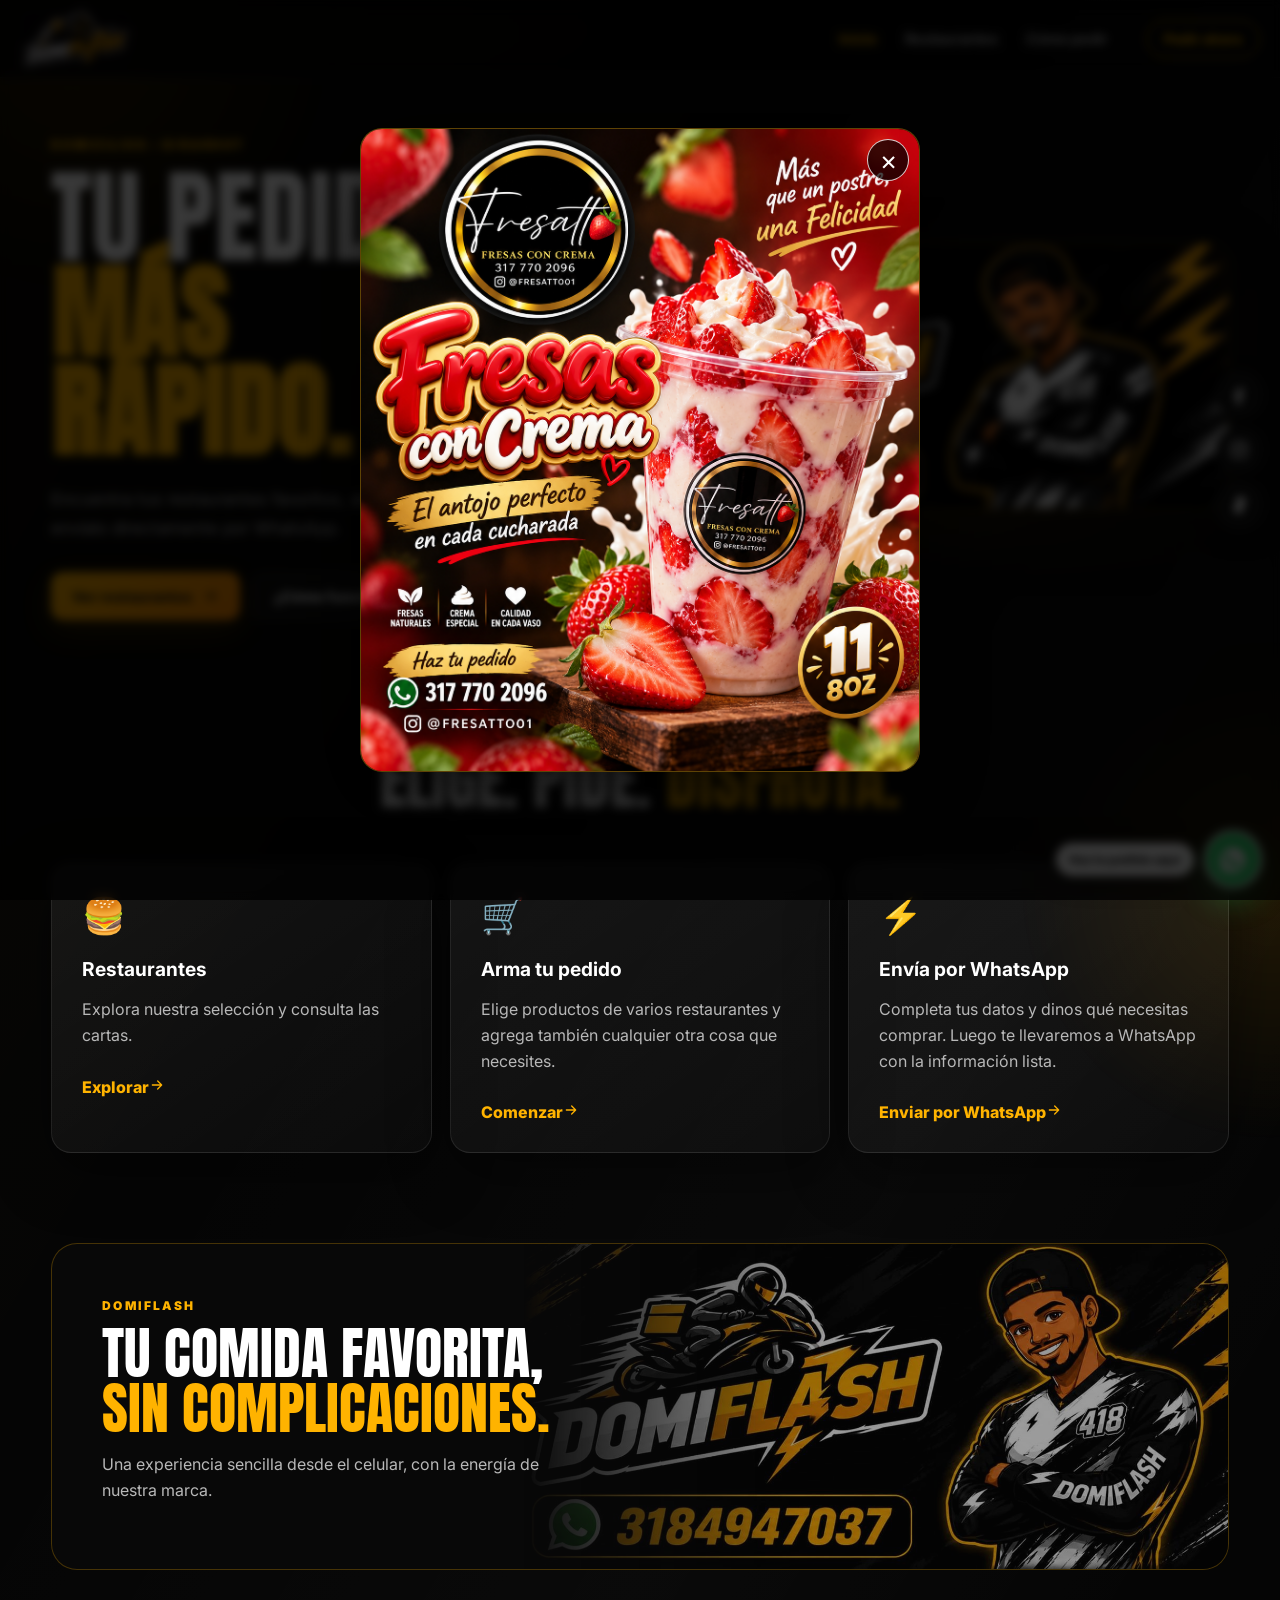
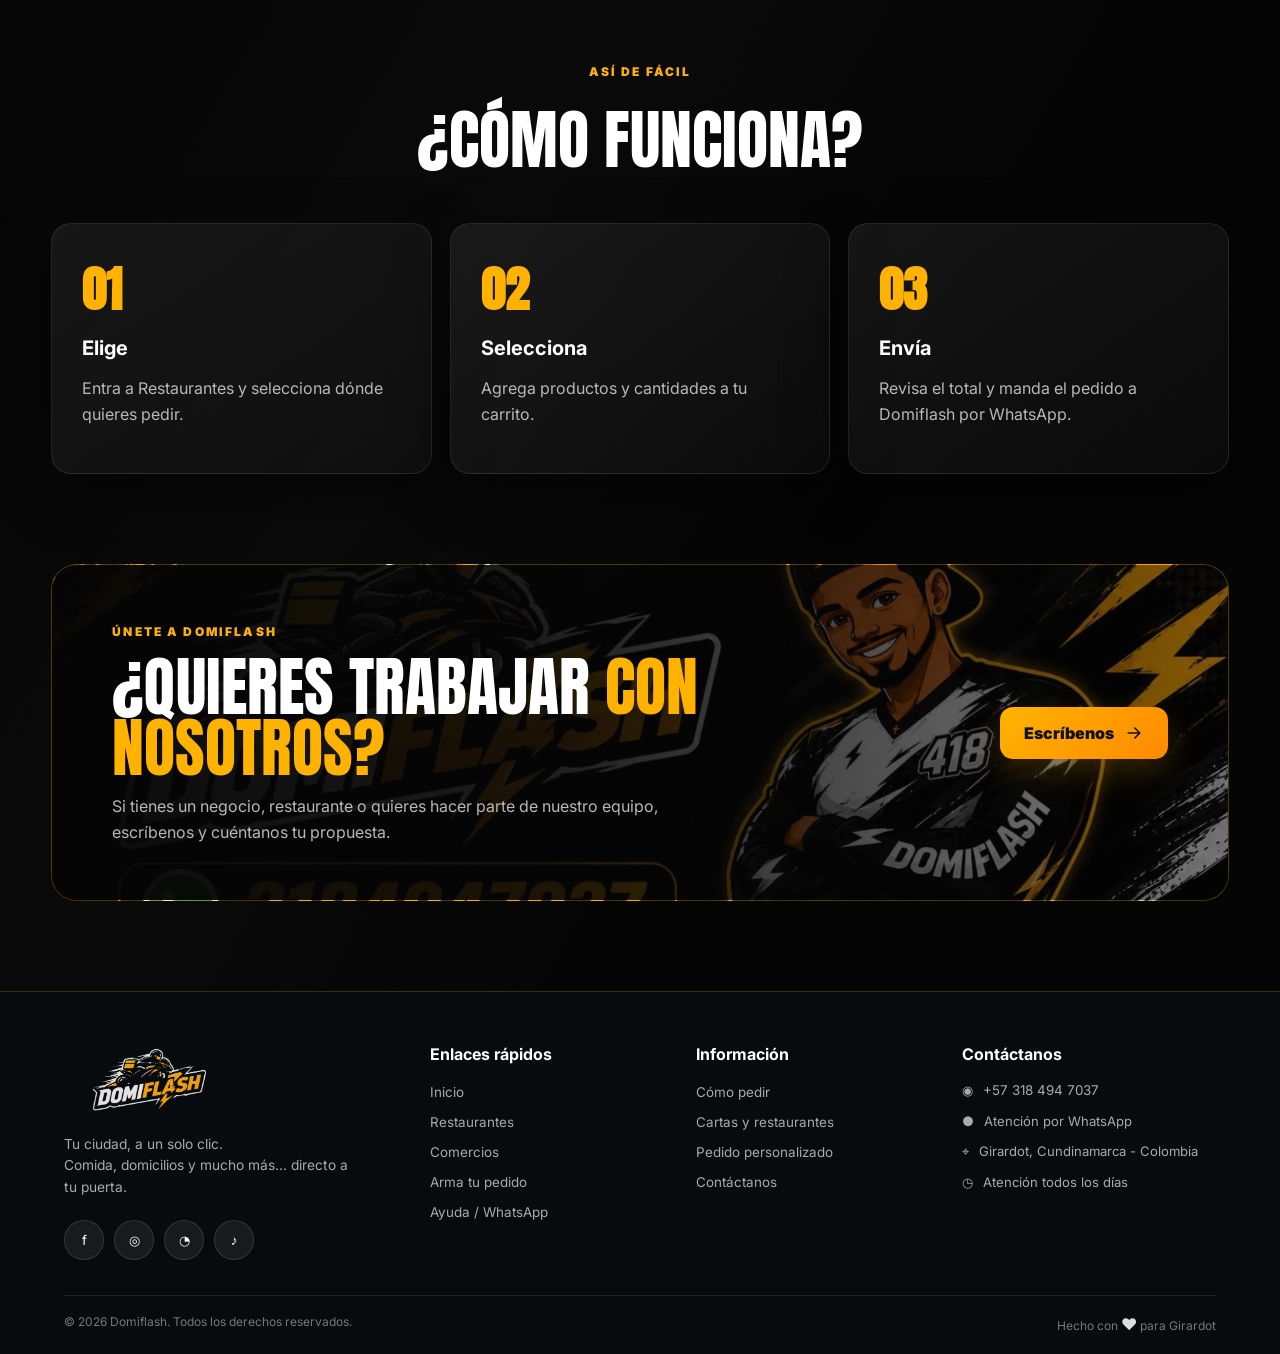
<file: index.html>
<!DOCTYPE html>
<html lang="es">
<head>
<meta charset="UTF-8">
<meta name="viewport" content="width=device-width, initial-scale=1, viewport-fit=cover">
<meta name="theme-color" content="#050505">
<meta name="format-detection" content="telephone=no">
<meta name="description" content="Domiflash Girardot - restaurantes y pedidos a domicilio por WhatsApp.">
<title>Domiflash | Tu pedido, más rápido</title>
<link rel="stylesheet" href="css/style.css">
<style>
.domiflash-loader{position:fixed;inset:0;z-index:99999;background:#050505;display:flex;align-items:center;justify-content:center;transition:opacity .5s ease,visibility .5s ease}.domiflash-loader.hidden{opacity:0;visibility:hidden;pointer-events:none}.loader-inner{width:min(360px,78vw);text-align:center}.loader-title{margin:0 0 24px;color:#fff;font:800 clamp(2rem,8vw,3.2rem)/1 Inter,Arial,sans-serif;letter-spacing:.08em}.loader-title span{color:var(--yellow,#ffb300)}.loader-track{width:100%;height:7px;border-radius:999px;background:rgba(255,255,255,.12);overflow:hidden}.loader-bar{height:100%;width:0;background:var(--yellow,#ffb300);border-radius:inherit;transition:width .08s linear}.loader-text{margin:12px 0 0;color:#777;font:500 .72rem Inter,Arial,sans-serif;letter-spacing:.12em;text-transform:uppercase}
.premium-footer{margin-top:90px;background:#070b0d;border-top:1px solid rgba(255,179,0,.2);padding:52px 5vw 20px;color:#c9c9c9}.premium-footer-inner{width:min(1240px,100%);margin:auto;display:grid;grid-template-columns:1.45fr 1fr 1fr 1.15fr;gap:45px}.premium-footer-brand img{width:185px;height:72px;object-fit:cover;border-radius:12px;margin-bottom:18px}.premium-footer-brand p{max-width:285px;margin:0;color:#aaa;line-height:1.55;font-size:.86rem}.premium-footer h3{margin:0 0 17px;color:#fff;font-size:1rem}.premium-footer ul{list-style:none;padding:0;margin:0;display:grid;gap:10px}.premium-footer a{color:#aaa;font-size:.84rem;transition:.2s}.premium-footer a:hover{color:var(--yellow)}.footer-socials{display:flex;gap:10px;margin-top:22px}.footer-social{width:40px;height:40px;border-radius:50%;display:grid;place-items:center;background:#171b1d;border:1px solid rgba(255,255,255,.12);color:#fff!important}.footer-social svg{width:19px;height:19px}.footer-contact{display:grid;gap:12px}.footer-contact-row{display:flex;gap:10px;align-items:flex-start;font-size:.82rem;color:#aaa;line-height:1.4}.footer-contact-row svg{width:18px;height:18px;flex:0 0 18px;fill:none;stroke:var(--yellow);stroke-width:1.8;stroke-linecap:round;stroke-linejoin:round}.premium-footer-bottom{width:min(1240px,100%);margin:35px auto 0;padding-top:18px;border-top:1px solid rgba(255,255,255,.1);display:flex;justify-content:space-between;gap:20px;color:#777;font-size:.75rem}.premium-footer-bottom strong{color:#ddd}.footer-heart{color:var(--yellow);font-size:1rem}
.work-with-us{width:min(1180px,92vw);margin:0 auto 90px;position:relative;overflow:hidden;min-height:300px;border:1px solid rgba(255,179,0,.28);border-radius:26px;background:#090909 url('assets/images/domiflash-banner-alt.jpeg') center/cover no-repeat;display:flex;align-items:center}.work-with-us::before{content:"";position:absolute;inset:0;background:linear-gradient(90deg,rgba(5,5,5,.98) 0%,rgba(5,5,5,.9) 42%,rgba(5,5,5,.48) 100%)}.work-with-us-inner{position:relative;z-index:2;width:100%;display:flex;align-items:center;justify-content:space-between;gap:40px;padding:55px 60px}.work-with-us-copy{max-width:650px}.work-with-us-copy .eyebrow{margin-bottom:10px}.work-with-us h2{font-family:Anton,Impact,sans-serif;font-size:clamp(2.6rem,5vw,4.8rem);line-height:.95;font-weight:400;text-transform:uppercase;margin:8px 0 15px}.work-with-us h2 span{color:var(--yellow)}.work-with-us p{margin:0;color:#b8b8b8;line-height:1.6;max-width:560px}.work-with-us-btn{flex:0 0 auto;display:inline-flex;align-items:center;justify-content:center;gap:10px;background:linear-gradient(135deg,var(--yellow),var(--yellow-2));color:#111;padding:16px 24px;border-radius:13px;font-weight:900;box-shadow:0 12px 32px rgba(255,170,0,.2);transition:.25s}.work-with-us-btn:hover{transform:translateY(-3px);box-shadow:0 16px 38px rgba(255,170,0,.32)}.work-with-us-btn svg{width:20px;height:20px;fill:none;stroke:currentColor;stroke-width:1.9;stroke-linecap:round;stroke-linejoin:round}
@media(max-width:800px){.work-with-us-inner{padding:42px 28px;flex-direction:column;align-items:flex-start;gap:25px}.work-with-us-btn{width:100%}.premium-footer-inner{grid-template-columns:repeat(2,1fr)}}@media(max-width:560px){.work-with-us{width:calc(100% - 28px);min-height:360px}.work-with-us-inner{padding:35px 22px}.work-with-us h2{font-size:clamp(2.4rem,12vw,3.7rem)}.work-with-us-btn{width:100%}.premium-footer{padding:40px 20px 18px}.premium-footer-inner{grid-template-columns:1fr;gap:28px}.premium-footer-bottom{flex-direction:column;gap:8px}.premium-footer-brand img{width:165px;height:64px}}
</style>
</head>
<body>
<div id="domiflashLoader" class="domiflash-loader" aria-label="Cargando Domiflash"><div class="loader-inner"><h1 class="loader-title">DOMI<span>FLASH</span></h1><div class="loader-track"><div id="loaderBar" class="loader-bar"></div></div><p id="loaderText" class="loader-text">Cargando...</p></div></div>
<div class="page-glow"></div>
<header class="site-header"><a class="brand" href="index.html" aria-label="Domiflash inicio"><img src="assets/images/Logo Page 112-58px.jpg" alt="Domiflash"></a><nav class="main-nav"><a class="active" href="index.html">Inicio</a><a href="restaurantes.html">Restaurantes</a><a href="#como-funciona">Cómo pedir</a></nav><a class="header-order icon-button" href="https://wa.me/573184947037?text=Hola%20Domiflash%2C%20quiero%20hacer%20un%20pedido." target="_blank" rel="noopener"><span>Pedir ahora</span></a></header>
<main>
<section class="hero"><div class="hero-copy reveal"><span class="eyebrow">DOMICILIOS • GIRARDOT</span><h1>Tu pedido.<br><strong>Más rápido.</strong></h1><p>Encuentra tus restaurantes favoritos, arma tu pedido y envíalo directamente por WhatsApp.</p><div class="hero-actions"><a class="btn btn-primary icon-button" href="restaurantes.html"><span>Ver restaurantes</span><svg viewBox="0 0 24 24"><path d="M5 12h13M13 6l6 6-6 6"/></svg></a><a class="btn btn-ghost icon-button" href="#como-funciona"><span>¿Cómo funciona?</span></a></div></div><div class="hero-art reveal delay-1"><img src="assets/images/domiflash-banner-alt.jpeg" alt="Domiflash - domicilios y restaurantes"></div></section>
<section class="quick-services"><div class="section-heading reveal"><span class="eyebrow">TODO EN UN SOLO LUGAR</span><h2>Elige. Pide. <span>Disfruta.</span></h2></div><div class="service-grid"><article class="service-card reveal"><div class="service-icon">🍔</div><h3>Restaurantes</h3><p>Explora nuestra selección y consulta las cartas.</p><a class="action-link" href="restaurantes.html"><span>Explorar</span><svg viewBox="0 0 24 24"><path d="M5 12h13M13 6l6 6-6 6"/></svg></a></article><article class="service-card reveal delay-1"><div class="service-icon">🛒</div><h3>Arma tu pedido</h3><p>Elige productos de varios restaurantes y agrega también cualquier otra cosa que necesites.</p><a class="action-link" href="pedido.html"><span>Comenzar</span><svg viewBox="0 0 24 24"><path d="M5 12h13M13 6l6 6-6 6"/></svg></a></article><article class="service-card reveal delay-2"><div class="service-icon">⚡</div><h3>Envía por WhatsApp</h3><p>Completa tus datos y dinos qué necesitas comprar. Luego te llevaremos a WhatsApp con la información lista.</p><a class="action-link" href="formulario-whatsapp.html"><span>Enviar por WhatsApp</span><svg viewBox="0 0 24 24"><path d="M5 12h13M13 6l6 6-6 6"/></svg></a></article></div></section>
<section class="feature-banner reveal"><div><span class="eyebrow">DOMIFLASH</span><h2>Tu comida favorita,<br><span>sin complicaciones.</span></h2><p>Una experiencia sencilla desde el celular, con la energía de nuestra marca.</p></div><img src="assets/images/domiflash-banner-alt.jpeg" alt="Identidad visual Domiflash"></section>
<section id="como-funciona" class="steps-section"><div class="section-heading reveal"><span class="eyebrow">ASÍ DE FÁCIL</span><h2>¿Cómo funciona?</h2></div><div class="steps-grid"><div class="step reveal"><b>01</b><h3>Elige</h3><p>Entra a Restaurantes y selecciona dónde quieres pedir.</p></div><div class="step reveal delay-1"><b>02</b><h3>Selecciona</h3><p>Agrega productos y cantidades a tu carrito.</p></div><div class="step reveal delay-2"><b>03</b><h3>Envía</h3><p>Revisa el total y manda el pedido a Domiflash por WhatsApp.</p></div></div></section>
<section class="work-with-us reveal" aria-label="Trabaja con Domiflash"><div class="work-with-us-inner"><div class="work-with-us-copy"><span class="eyebrow">ÚNETE A DOMIFLASH</span><h2>¿Quieres trabajar <span>con nosotros?</span></h2><p>Si tienes un negocio, restaurante o quieres hacer parte de nuestro equipo, escríbenos y cuéntanos tu propuesta.</p></div><a class="work-with-us-btn" href="https://wa.me/573184947037?text=Hola%20Domiflash%2C%20quiero%20trabajar%20con%20ustedes." target="_blank" rel="noopener"><span>Escríbenos</span><svg viewBox="0 0 24 24"><path d="M5 12h13M13 6l6 6-6 6"/></svg></a></div></section>
</main>
<aside class="social-stack" aria-label="Redes sociales"><a class="social facebook" href="https://www.facebook.com/domiflash.girardot" target="_blank" rel="noopener" aria-label="Facebook"><svg class="social-svg" viewBox="0 0 24 24"><path fill="currentColor" d="M14.5 8H17V4.2c-.4-.1-1.5-.2-2.8-.2-2.8 0-4.7 1.7-4.7 4.9V11H6.5v4.1h3v8.2h4.1v-8.2h3.4l.5-4.1h-3.9V9.3c0-1.2.3-1.3.9-1.3Z"/></svg></a><a class="social instagram" href="https://www.instagram.com/domiflash.girardot/" target="_blank" rel="noopener" aria-label="Instagram"><svg class="social-svg" viewBox="0 0 24 24"><rect x="3.5" y="3.5" width="17" height="17" rx="4.5" fill="none" stroke="currentColor" stroke-width="2"/><circle cx="12" cy="12" r="4" fill="none" stroke="currentColor" stroke-width="2"/><circle cx="17.4" cy="6.7" r="1.2" fill="currentColor"/></svg></a><a class="social tiktok" href="https://www.tiktok.com/@domiflash.girardot" target="_blank" rel="noopener" aria-label="TikTok"><svg class="social-svg" viewBox="0 0 24 24"><path fill="currentColor" d="M14.1 3h3.2c.3 1.8 1.3 3.1 3 3.8v3.1c-1.2-.1-2.3-.5-3.2-1.1v6.1c0 3.9-2.7 6.1-6 6.1-3 0-5.2-2.1-5.2-4.9 0-3.2 2.7-5.1 6.1-4.9v3.1c-1.8-.2-2.8-.9-2.8-3V3Z"/></svg></a></aside>
<a class="whatsapp-float" href="https://wa.me/573184947037?text=Hola%20Domiflash%2C%20quiero%20hacer%20un%20pedido." target="_blank" rel="noopener" aria-label="Haz tu pedido por WhatsApp"><span class="whatsapp-label">Haz tu pedido aquí</span><span class="wa-icon"><svg class="whatsapp-svg" viewBox="0 0 24 24"><path fill="#fff" d="M17.472 14.382c-.297-.149-1.758-.867-2.03-.967-.273-.099-.471-.148-.67.15-.197.297-.767.966-.94 1.164-.173.199-.347.223-.644.075-.297-.15-1.255-.463-2.39-1.475-.883-.788-1.48-1.761-1.653-2.059-.173-.297-.018-.458.13-.606.134-.133.298-.347.446-.52.149-.149-.669-1.611-.916-2.206-.242-.579-.487-.5-.67-.51l-.57-.01c-.198 0-.52.075-.792.372-.272.297-1.04 1.016-1.04 2.479 0 1.462 1.065 2.875 1.213 3.074.149.198 2.095 3.2 5.076 4.487.709.306 1.262.489 1.694.625.712.227 1.36.195 1.871.118.571-.085 1.758-.719 2.006-1.413.248-.694.248-1.289.173-1.413-.074-.124-.272-.198-.57-.347m-5.421 7.403h-.004a9.87 9.87 0 0 1-5.031-1.378l-.361-.214-3.741.982 1-3.648-.235-.374a9.86 9.86 0 1 1 8.372 4.632"/></svg></span></a>
<footer class="premium-footer"><div class="premium-footer-inner"><div class="premium-footer-brand"><img src="assets/images/Logo Footer Page 185-72px.jpg" alt="Domiflash"><p>Tu ciudad, a un solo clic.<br>Comida, domicilios y mucho más... directo a tu puerta.</p><div class="footer-socials"><a class="footer-social" href="https://www.facebook.com/domiflash.girardot" target="_blank" rel="noopener" aria-label="Facebook">f</a><a class="footer-social" href="https://www.instagram.com/domiflash.girardot/" target="_blank" rel="noopener" aria-label="Instagram">◎</a><a class="footer-social" href="https://wa.me/573184947037" target="_blank" rel="noopener" aria-label="WhatsApp">◔</a><a class="footer-social" href="https://www.tiktok.com/@domiflash.girardot" target="_blank" rel="noopener" aria-label="TikTok">♪</a></div></div><div><h3>Enlaces rápidos</h3><ul><li><a href="index.html">Inicio</a></li><li><a href="restaurantes.html">Restaurantes</a></li><li><a href="comercios.html">Comercios</a></li><li><a href="pedido.html">Arma tu pedido</a></li><li><a href="formulario-whatsapp.html">Ayuda / WhatsApp</a></li></ul></div><div><h3>Información</h3><ul><li><a href="#como-funciona">Cómo pedir</a></li><li><a href="restaurantes.html">Cartas y restaurantes</a></li><li><a href="pedido.html">Pedido personalizado</a></li><li><a href="formulario-whatsapp.html">Contáctanos</a></li></ul></div><div><h3>Contáctanos</h3><div class="footer-contact"><div class="footer-contact-row"><span>◉</span><a href="https://wa.me/573184947037" target="_blank" rel="noopener">+57 318 494 7037</a></div><div class="footer-contact-row"><span>●</span><span>Atención por WhatsApp</span></div><div class="footer-contact-row"><span>⌖</span><span>Girardot, Cundinamarca - Colombia</span></div><div class="footer-contact-row"><span>◷</span><span>Atención todos los días</span></div></div></div></div><div class="premium-footer-bottom"><span>© 2026 Domiflash. Todos los derechos reservados.</span><span>Hecho con <strong class="footer-heart">♥</strong> para Girardot</span></div></footer>
<script>(function(){const loader=document.getElementById('domiflashLoader'),bar=document.getElementById('loaderBar'),text=document.getElementById('loaderText');if(!loader||!bar)return;let progress=0;const timer=setInterval(()=>{progress=Math.min(progress+Math.random()*12+4,100);bar.style.width=progress+'%';if(progress>=100){clearInterval(timer);if(text)text.textContent='Listo';setTimeout(()=>loader.classList.add('hidden'),220)}},90)})();</script>
<script src="js/script.js"></script>
</body>
</html>
</file>
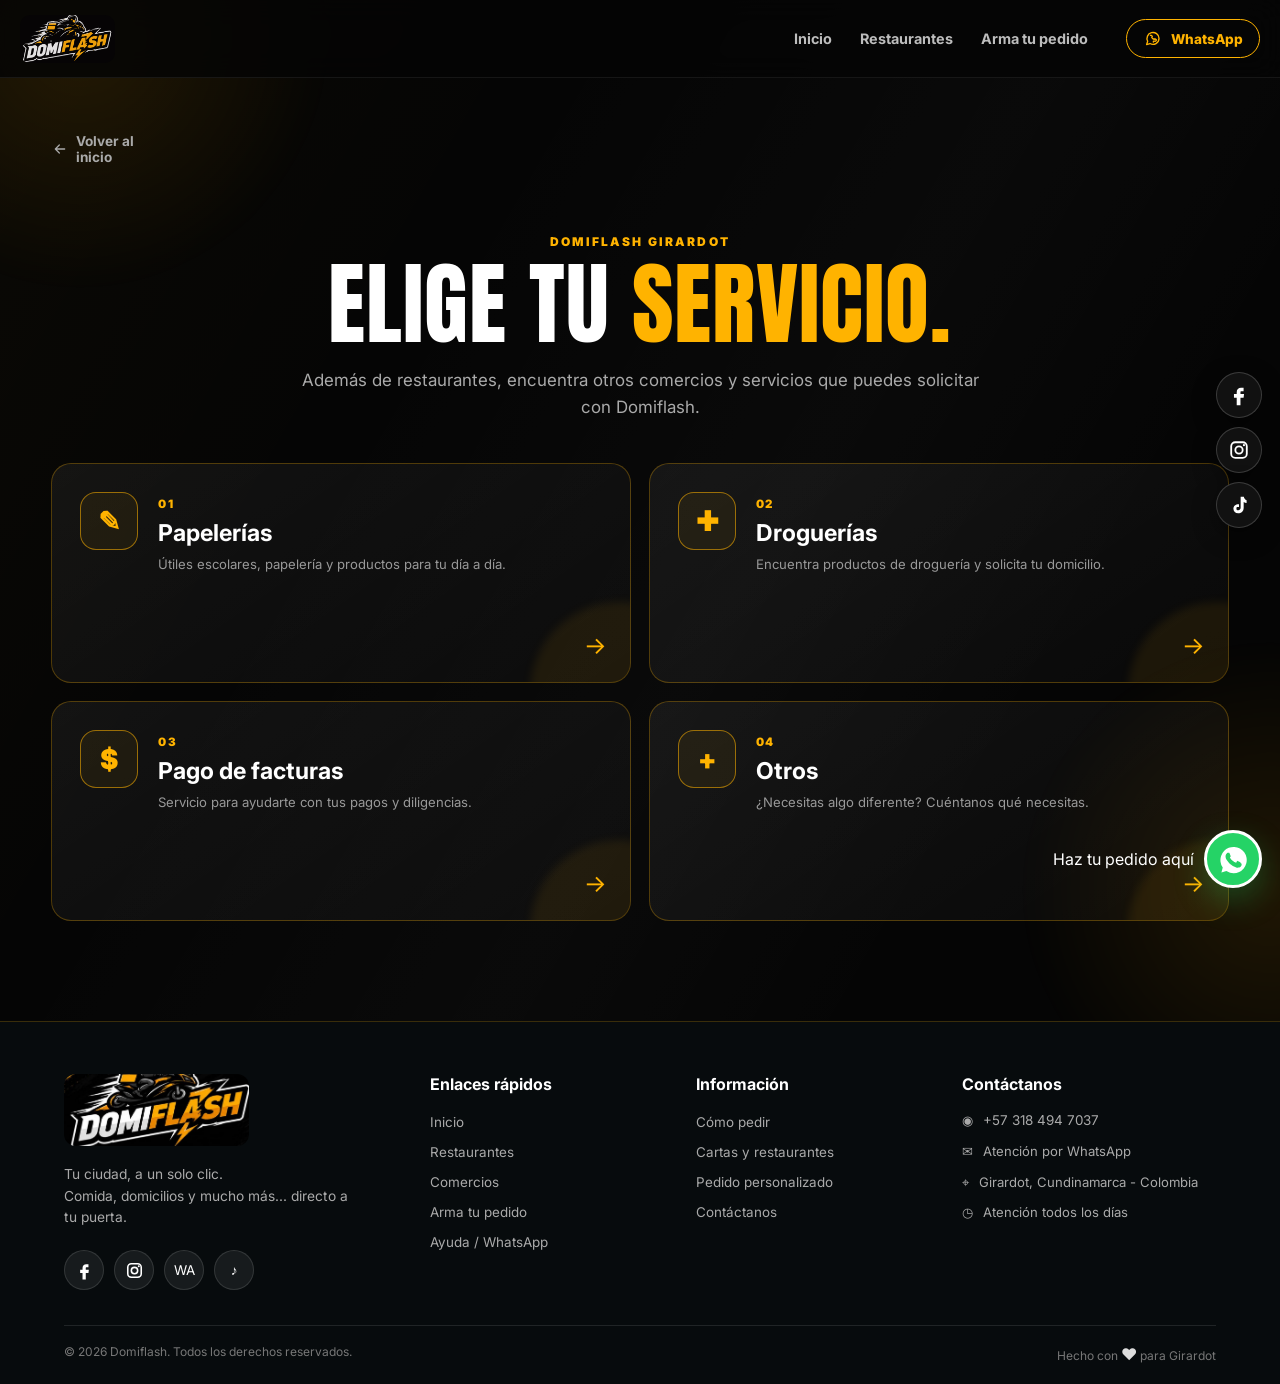
<file: comercios.html>
<!DOCTYPE html>
<html lang="es">
<head>
  <meta charset="UTF-8">
  <meta name="viewport" content="width=device-width, initial-scale=1, viewport-fit=cover">
  <meta name="theme-color" content="#050505">
  <meta name="format-detection" content="telephone=no">
  <meta name="description" content="Comercios y servicios disponibles en Domiflash Girardot.">
  <title>Comercios | Domiflash</title>
  <link rel="stylesheet" href="css/style.css">
  <style>.premium-footer{margin-top:90px;background:#070b0d;border-top:1px solid rgba(255,179,0,.2);padding:52px 5vw 20px;color:#c9c9c9}.premium-footer-inner{width:min(1240px,100%);margin:auto;display:grid;grid-template-columns:1.45fr 1fr 1fr 1.15fr;gap:45px}.premium-footer-brand img{width:185px;height:72px;object-fit:cover;border-radius:12px;margin-bottom:18px}.premium-footer-brand p{max-width:285px;margin:0;color:#aaa;line-height:1.55;font-size:.86rem}.premium-footer h3{margin:0 0 17px;color:#fff;font-size:1rem}.premium-footer ul{list-style:none;padding:0;margin:0;display:grid;gap:10px}.premium-footer a{color:#aaa;font-size:.84rem;transition:.2s}.premium-footer a:hover{color:var(--yellow)}.footer-socials{display:flex;gap:10px;margin-top:22px}.footer-social{width:40px;height:40px;border-radius:50%;display:grid;place-items:center;background:#171b1d;border:1px solid rgba(255,255,255,.12);color:#fff!important}.footer-social svg{width:19px;height:19px}.footer-contact{display:grid;gap:12px}.footer-contact-row{display:flex;gap:10px;align-items:flex-start;font-size:.82rem;color:#aaa;line-height:1.4}.premium-footer-bottom{width:min(1240px,100%);margin:35px auto 0;padding-top:18px;border-top:1px solid rgba(255,255,255,.1);display:flex;justify-content:space-between;gap:20px;color:#777;font-size:.75rem}.premium-footer-bottom strong{color:#ddd}.footer-heart{color:var(--yellow);font-size:1rem}@media(max-width:850px){.premium-footer-inner{grid-template-columns:repeat(2,1fr);gap:32px}.premium-footer-brand{grid-column:1/-1}}@media(max-width:560px){.premium-footer{padding:40px 20px 18px}.premium-footer-inner{grid-template-columns:1fr;gap:28px}.premium-footer-brand{grid-column:auto}.premium-footer-brand img{width:165px;height:64px}.premium-footer-bottom{flex-direction:column;gap:8px}}</style>
</head>
<body>
  <header class="site-header">
    <a class="brand brand-small" href="index.html"><img src="assets/images/Logo Page 112-58px.jpg" alt="Domiflash"></a>
    <nav class="main-nav"><a href="index.html">Inicio</a><a href="restaurantes.html">Restaurantes</a><a href="pedido.html">Arma tu pedido</a></nav>
    <a class="header-order icon-button" href="https://wa.me/573184947037" target="_blank" rel="noopener"><svg viewBox="0 0 24 24" aria-hidden="true"><path d="M20.5 11.7a8.5 8.5 0 0 1-12.8 7.4L3 20.5l1.5-4.5A8.5 8.5 0 1 1 20.5 11.7Z"/><path d="M8.4 7.6c.3-.3.7-.1 1-.1l1.3 1c.3.2.4.6.2.9l-.6.9c.8 1.4 1.8 2.3 3.3 3l.8-.7c.3-.2.7-.2.9 0l1.2 1c.3.2.3.7.1 1-.5.8-1.4 1.3-2.3 1.2-3.2-.1-.9.3-1.8 1.1-2.2Z"/></svg><span>WhatsApp</span></a>
  </header>
  <main class="commerce-page"><a class="back-link icon-button" href="index.html"><svg viewBox="0 0 24 24" aria-hidden="true"><path d="M5 12h13M13 6l6 6-6 6"/></svg><span>Volver al inicio</span></a><section class="page-intro commerce-intro reveal"><span class="eyebrow">DOMIFLASH GIRARDOT</span><h1>ELIGE TU <span>SERVICIO.</span></h1><p>Además de restaurantes, encuentra otros comercios y servicios que puedes solicitar con Domiflash.</p></section><section class="commerce-grid"><a class="commerce-card reveal" href="#" data-commerce="Papelerías"><div class="commerce-icon">✎</div><div><span class="commerce-number">01</span><h2>Papelerías</h2><p>Útiles escolares, papelería y productos para tu día a día.</p></div><span class="commerce-arrow">→</span></a><a class="commerce-card reveal delay-1" href="#" data-commerce="Droguerías"><div class="commerce-icon">✚</div><div><span class="commerce-number">02</span><h2>Droguerías</h2><p>Encuentra productos de droguería y solicita tu domicilio.</p></div><span class="commerce-arrow">→</span></a><a class="commerce-card reveal delay-2" href="#" data-commerce="Pago de facturas"><div class="commerce-icon">$</div><div><span class="commerce-number">03</span><h2>Pago de facturas</h2><p>Servicio para ayudarte con tus pagos y diligencias.</p></div><span class="commerce-arrow">→</span></a><a class="commerce-card reveal delay-2" href="#" data-commerce="Otros"><div class="commerce-icon">+</div><div><span class="commerce-number">04</span><h2>Otros</h2><p>¿Necesitas algo diferente? Cuéntanos qué necesitas.</p></div><span class="commerce-arrow">→</span></a></section></main>
  <div class="social-stack"><a class="social facebook" href="https://www.facebook.com/domiflash.girardot" target="_blank" rel="noopener" aria-label="Facebook"><svg class="social-svg" viewBox="0 0 24 24"><path fill="currentColor" d="M14.5 8H17V4.2c-.4-.1-1.5-.2-2.8-.2-2.8 0-4.7 1.7-4.7 4.9V11H6.5v4.1h3v8.2h4.1v-8.2h3.4l.5-4.1h-3.9V9.3c0-1.2.3-1.3.9-1.3Z"/></svg></a><a class="social instagram" href="https://www.instagram.com/domiflash.girardot/" target="_blank" rel="noopener" aria-label="Instagram"><svg class="social-svg" viewBox="0 0 24 24"><rect x="3.5" y="3.5" width="17" height="17" rx="4.5" fill="none" stroke="currentColor" stroke-width="2"/><circle cx="12" cy="12" r="4" fill="none" stroke="currentColor" stroke-width="2"/><circle cx="17.4" cy="6.7" r="1.2" fill="currentColor"/></svg></a><a class="social tiktok" href="https://www.tiktok.com/@domiflash.girardot" target="_blank" rel="noopener" aria-label="TikTok"><svg class="social-svg" viewBox="0 0 24 24"><path fill="currentColor" d="M14.1 3h3.2c.3 1.8 1.3 3.1 3 3.8v3.1c-1.2-.1-2.3-.5-3.2-1.1v6.1c0 3.9-2.7 6.1-6 6.1-3 0-5.2-2.1-5.2-4.9 0-3.2 2.7-5.1 6.1-4.9v3.1c-1.8-.2-2.8-.9-2.8 1.7 0 1 .8 1.8 2 1.8 1.4 0 2.6-.9 2.6-3V3Z"/></svg></a></div>
  <div class="whatsapp-float"><span>Haz tu pedido aquí</span><a href="https://wa.me/573184947037" target="_blank" rel="noopener" aria-label="WhatsApp" class="wa-icon"><svg class="whatsapp-svg" viewBox="0 0 24 24" aria-hidden="true"><path fill="#fff" d="M17.472 14.382c-.297-.149-1.758-.867-2.03-.967-.273-.297-.767.966-.94 1.164-.173.199-.347.223-.644.075-.297-.15-1.255-.463-2.39-1.475-.883-.788-1.48-1.761-1.653-2.059-.173-.297-.018-.458.13-.606.134-.133.298-.347.446-.52-.075-.149-.669-1.611-.916-2.206-.242-.579-.487-.5-.67-.51l-.57-.01c-.198 0-.52.075-.792.372-.272.297-1.04 1.016-1.04 2.479 0 1.462 1.065 2.875 1.213 3.074.149.198 2.095 3.2 5.076 4.487.709.306 1.262.489 1.694.625.712.227 1.36.195 1.871.118.571-.085 1.758-.719 2.006-1.413.248-.694.248-1.289.173-1.413.074-.124-.272-.198-.57-.347m-5.421 7.403h-.004a9.87 9.87 0 0 1-5.031-1.378l-.361-.214-3.741.982 1-3.648-.235-.374a9.86 9.86 0 1 1 8.372 4.632"/></svg></a></div>
  <footer class="premium-footer"><div class="premium-footer-inner"><div class="premium-footer-brand"><img src="assets/images/domiflash-logo.jpeg" alt="Domiflash"><p>Tu ciudad, a un solo clic.<br>Comida, domicilios y mucho más... directo a tu puerta.</p><div class="footer-socials"><a class="footer-social" href="https://www.facebook.com/domiflash.girardot" target="_blank" rel="noopener" aria-label="Facebook"><svg viewBox="0 0 24 24"><path fill="currentColor" d="M14.5 8H17V4.2c-.4-.1-1.5-.2-2.8-.2-2.8 0-4.7 1.7-4.7 4.9V11H6.5v4.1h3v8.2h4.1v-8.2h3.4l.5-4.1h-3.9V9.3c0-1.2.3-1.3.9-1.3Z"/></svg></a><a class="footer-social" href="https://www.instagram.com/domiflash.girardot/" target="_blank" rel="noopener" aria-label="Instagram"><svg viewBox="0 0 24 24"><rect x="3.5" y="3.5" width="17" height="17" rx="4.5" fill="none" stroke="currentColor" stroke-width="2"/><circle cx="12" cy="12" r="4" fill="none" stroke="currentColor" stroke-width="2"/><circle cx="17.4" cy="6.7" r="1.2" fill="currentColor"/></svg></a><a class="footer-social" href="https://wa.me/573184947037" target="_blank" rel="noopener" aria-label="WhatsApp"><span>WA</span></a><a class="footer-social" href="https://www.tiktok.com/@domiflash.girardot" target="_blank" rel="noopener" aria-label="TikTok"><span>♪</span></a></div></div><div><h3>Enlaces rápidos</h3><ul><li><a href="index.html">Inicio</a></li><li><a href="restaurantes.html">Restaurantes</a></li><li><a href="comercios.html">Comercios</a></li><li><a href="pedido.html">Arma tu pedido</a></li><li><a href="formulario-whatsapp.html">Ayuda / WhatsApp</a></li></ul></div><div><h3>Información</h3><ul><li><a href="index.html#como-funciona">Cómo pedir</a></li><li><a href="restaurantes.html">Cartas y restaurantes</a></li><li><a href="pedido.html">Pedido personalizado</a></li><li><a href="formulario-whatsapp.html">Contáctanos</a></li></ul></div><div><h3>Contáctanos</h3><div class="footer-contact"><div class="footer-contact-row"><span>◉</span><a href="https://wa.me/573184947037" target="_blank" rel="noopener">+57 318 494 7037</a></div><div class="footer-contact-row"><span>✉</span><span>Atención por WhatsApp</span></div><div class="footer-contact-row"><span>⌖</span><span>Girardot, Cundinamarca - Colombia</span></div><div class="footer-contact-row"><span>◷</span><span>Atención todos los días</span></div></div></div></div><div class="premium-footer-bottom"><span>© 2026 Domiflash. Todos los derechos reservados.</span><span>Hecho con <strong class="footer-heart">♥</strong> para Girardot</span></div></footer>
  <script>document.querySelectorAll("[data-commerce]").forEach(card=>{card.addEventListener("click",event=>{event.preventDefault();alert(card.dataset.commerce+" estará disponible próximamente.");});});</script>
</body>
</html>
</file>
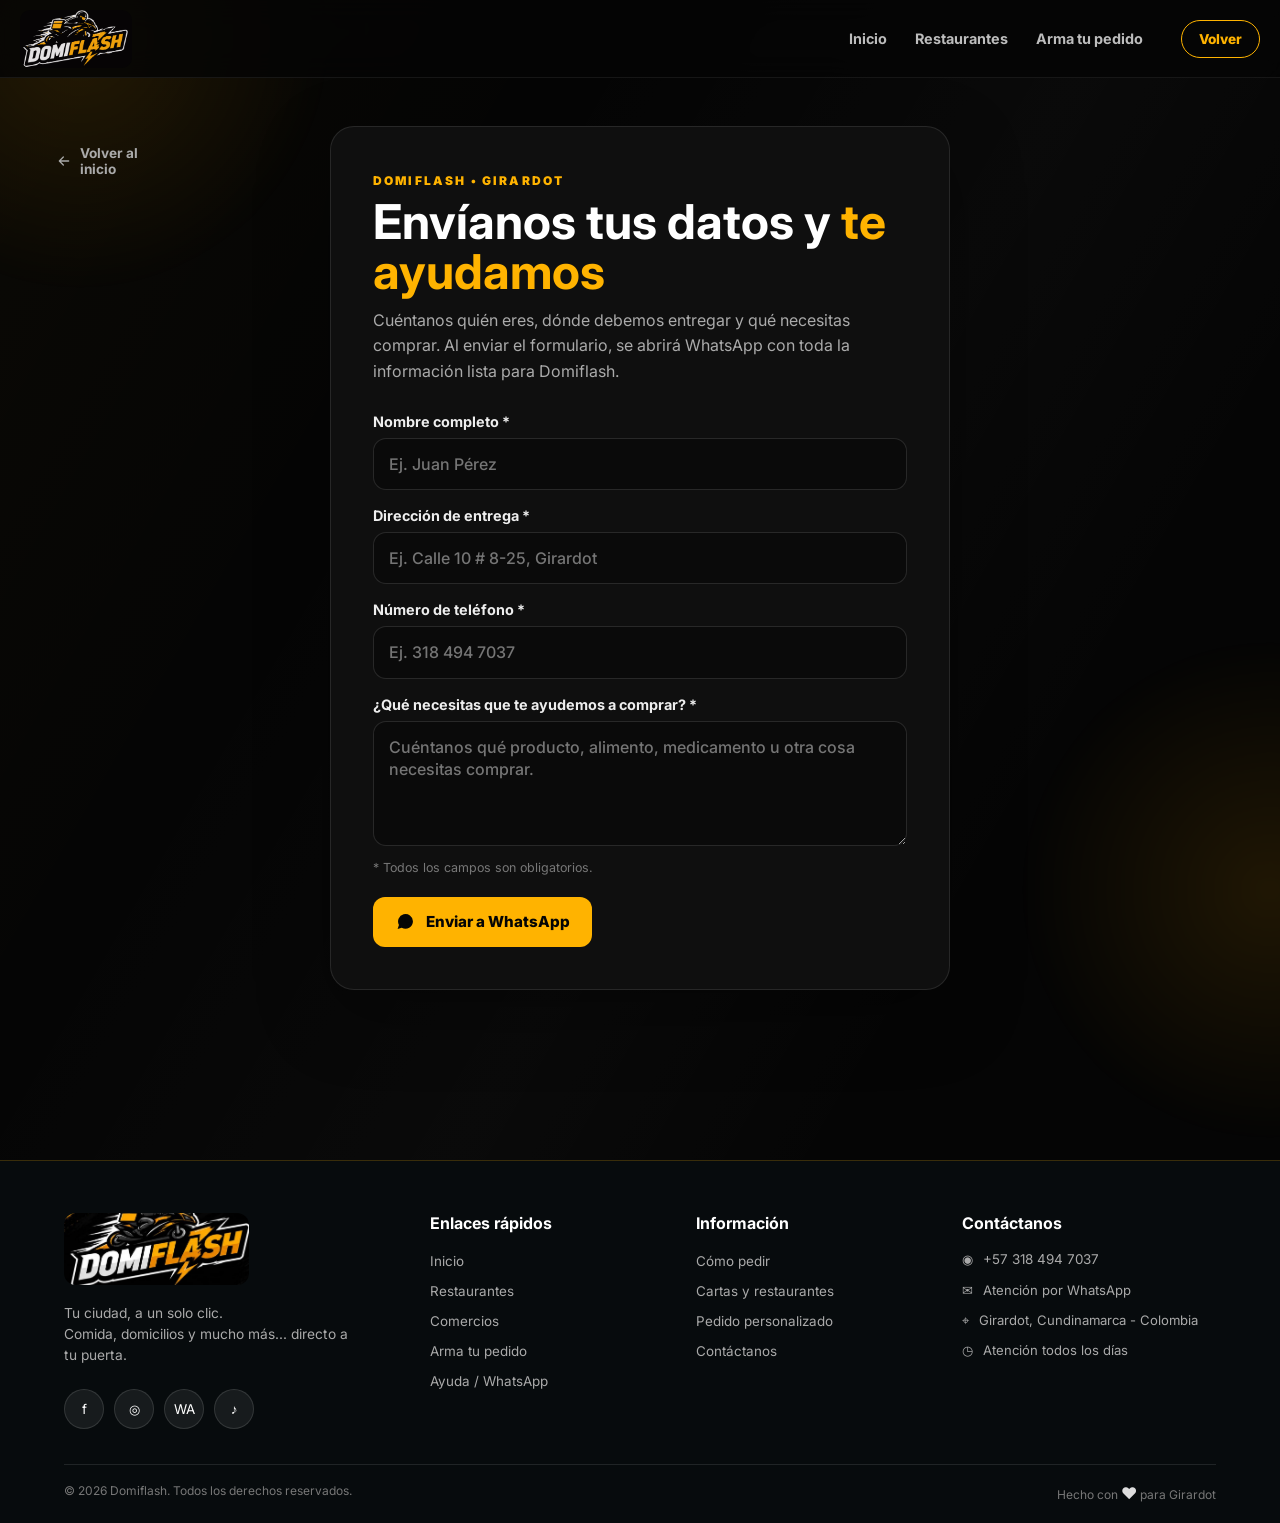
<file: formulario-whatsapp.html>
<!DOCTYPE html>
<html lang="es">
<head>
  <meta charset="UTF-8"><meta name="viewport" content="width=device-width, initial-scale=1, viewport-fit=cover"><meta name="theme-color" content="#050505"><meta name="format-detection" content="telephone=no"><meta name="description" content="Formulario de pedido y ayuda de compra de Domiflash Girardot."><title>Domiflash | Enviar por WhatsApp</title>
  <link rel="stylesheet" href="css/style.css">
  <style>
    .form-page{min-height:calc(100vh - 90px);display:flex;align-items:center;justify-content:center;padding:48px 20px 80px}.form-shell{width:min(620px,100%);background:rgba(16,16,16,.96);border:1px solid rgba(255,255,255,.1);border-radius:24px;padding:clamp(24px,5vw,42px);box-shadow:0 24px 70px rgba(0,0,0,.35)}.form-shell h1{margin:8px 0 10px;color:#fff;font-size:clamp(2rem,6vw,3rem);line-height:1.05}.form-shell h1 span{color:var(--yellow,#ffb300)}.form-intro{margin:0 0 28px;color:#aaa;line-height:1.6}.order-form{display:grid;gap:17px}.field{display:grid;gap:8px}.field label{color:#eee;font-size:.9rem;font-weight:700}.field input,.field textarea{width:100%;box-sizing:border-box;border:1px solid rgba(255,255,255,.12);border-radius:13px;background:#0a0a0a;color:#fff;padding:14px 15px;font:500 16px/1.4 Inter,Arial,sans-serif;outline:none}.field textarea{min-height:125px;resize:vertical}.field input:focus,.field textarea:focus{border-color:var(--yellow,#ffb300);box-shadow:0 0 0 3px rgba(255,179,0,.1)}.required-note{margin:-3px 0 0;color:#777;font-size:.78rem}.form-actions{display:flex;gap:12px;align-items:center;flex-wrap:wrap;margin-top:5px}.form-submit{border:0;cursor:pointer;display:inline-flex;align-items:center;justify-content:center;gap:10px;min-height:50px;padding:0 22px;border-radius:12px;background:var(--yellow,#ffb300);color:#050505;font-weight:800;font-size:.95rem}.form-submit:hover{filter:brightness(1.06)}.back-link{color:#aaa;text-decoration:none;font-weight:700;padding:12px 4px}.back-link:hover{color:#fff}.form-error{display:none;margin:0;color:#ff8d8d;font-size:.84rem}
    .premium-footer{margin-top:90px;background:#070b0d;border-top:1px solid rgba(255,179,0,.2);padding:52px 5vw 20px;color:#c9c9c9}.premium-footer-inner{width:min(1240px,100%);margin:auto;display:grid;grid-template-columns:1.45fr 1fr 1fr 1.15fr;gap:45px}.premium-footer-brand img{width:185px;height:72px;object-fit:cover;border-radius:12px;margin-bottom:18px}.premium-footer-brand p{max-width:285px;margin:0;color:#aaa;line-height:1.55;font-size:.86rem}.premium-footer h3{margin:0 0 17px;color:#fff;font-size:1rem}.premium-footer ul{list-style:none;padding:0;margin:0;display:grid;gap:10px}.premium-footer a{color:#aaa;font-size:.84rem;transition:.2s}.premium-footer a:hover{color:var(--yellow)}.footer-socials{display:flex;gap:10px;margin-top:22px}.footer-social{width:40px;height:40px;border-radius:50%;display:grid;place-items:center;background:#171b1d;border:1px solid rgba(255,255,255,.12);color:#fff!important}.footer-social svg{width:19px;height:19px}.footer-contact{display:grid;gap:12px}.footer-contact-row{display:flex;gap:10px;align-items:flex-start;font-size:.82rem;color:#aaa;line-height:1.4}.premium-footer-bottom{width:min(1240px,100%);margin:35px auto 0;padding-top:18px;border-top:1px solid rgba(255,255,255,.1);display:flex;justify-content:space-between;gap:20px;color:#777;font-size:.75rem}.premium-footer-bottom strong{color:#ddd}.footer-heart{color:var(--yellow);font-size:1rem}@media(max-width:850px){.premium-footer-inner{grid-template-columns:repeat(2,1fr);gap:32px}.premium-footer-brand{grid-column:1/-1}}@media(max-width:600px){.form-page{padding:28px 14px 60px}.form-shell{border-radius:19px}.form-actions{display:grid}.form-submit,.back-link{width:100%}.premium-footer{padding:40px 20px 18px}.premium-footer-inner{grid-template-columns:1fr;gap:28px}.premium-footer-brand{grid-column:auto}.premium-footer-brand img{width:165px;height:64px}.premium-footer-bottom{flex-direction:column;gap:8px}}
  </style>
</head>
<body>
  <div class="page-glow"></div>
  <header class="site-header"><a class="brand" href="index.html" aria-label="Domiflash inicio"><img src="assets/images/Logo Page 112-58px.jpg" alt="Domiflash"></a><nav class="main-nav"><a href="index.html">Inicio</a><a href="restaurantes.html">Restaurantes</a><a href="pedido.html">Arma tu pedido</a></nav><a class="header-order icon-button" href="index.html"><span>Volver</span></a></header>
  <main class="form-page"><section class="form-shell" aria-labelledby="form-title"><span class="eyebrow">DOMIFLASH • GIRARDOT</span><h1>Envíanos tus datos y <span>te ayudamos</span></h1><p class="form-intro">Cuéntanos quién eres, dónde debemos entregar y qué necesitas comprar. Al enviar el formulario, se abrirá WhatsApp con toda la información lista para Domiflash.</p><form id="whatsappForm" class="order-form"><div class="field"><label for="nombre">Nombre completo *</label><input id="nombre" name="nombre" type="text" autocomplete="name" required placeholder="Ej. Juan Pérez"></div><div class="field"><label for="direccion">Dirección de entrega *</label><input id="direccion" name="direccion" type="text" autocomplete="street-address" required placeholder="Ej. Calle 10 # 8-25, Girardot"></div><div class="field"><label for="telefono">Número de teléfono *</label><input id="telefono" name="telefono" type="tel" inputmode="tel" autocomplete="tel" required placeholder="Ej. 318 494 7037"></div><div class="field"><label for="ayuda">¿Qué necesitas que te ayudemos a comprar? *</label><textarea id="ayuda" name="ayuda" required placeholder="Cuéntanos qué producto, alimento, medicamento u otra cosa necesitas comprar."></textarea></div><p class="required-note">* Todos los campos son obligatorios.</p><p id="formError" class="form-error">Por favor completa todos los campos.</p><div class="form-actions"><button class="form-submit" type="submit"><svg viewBox="0 0 24 24" width="21" height="21" aria-hidden="true"><path fill="currentColor" d="M20.5 11.7a8.5 8.5 0 0 1-12.8 7.4L3 20.5l1.5-4.5A8.5 8.5 0 1 1 20.5 11.7Z"/><path fill="currentColor" d="M8.4 7.6c.3-.3.7-.3 1-.1l1.3 1c.3.2.4.6.2.9l-.6.9c.8 1.4 1.8 2.3 3.3 3l.8-.7c.3-.2.7-.2.9 0l1.2 1c.3.2.3.7.1 1-.5.8-1.4 1.3-2.3 1.2-3.2-.3-.3-6.7-3.8-7-7-.1-.9.3-1.8 1.1-2.2Z"/></svg>Enviar a WhatsApp</button><a class="back-link" href="index.html">← Volver al inicio</a></div></form></section></main>
  <footer class="premium-footer"><div class="premium-footer-inner"><div class="premium-footer-brand"><img src="assets/images/domiflash-logo.jpeg" alt="Domiflash"><p>Tu ciudad, a un solo clic.<br>Comida, domicilios y mucho más... directo a tu puerta.</p><div class="footer-socials"><a class="footer-social" href="https://www.facebook.com/domiflash.girardot" target="_blank" rel="noopener" aria-label="Facebook"><span>f</span></a><a class="footer-social" href="https://www.instagram.com/domiflash.girardot/" target="_blank" rel="noopener" aria-label="Instagram"><span>◎</span></a><a class="footer-social" href="https://wa.me/573184947037" target="_blank" rel="noopener" aria-label="WhatsApp"><span>WA</span></a><a class="footer-social" href="https://www.tiktok.com/@domiflash.girardot" target="_blank" rel="noopener" aria-label="TikTok"><span>♪</span></a></div></div><div><h3>Enlaces rápidos</h3><ul><li><a href="index.html">Inicio</a></li><li><a href="restaurantes.html">Restaurantes</a></li><li><a href="comercios.html">Comercios</a></li><li><a href="pedido.html">Arma tu pedido</a></li><li><a href="formulario-whatsapp.html">Ayuda / WhatsApp</a></li></ul></div><div><h3>Información</h3><ul><li><a href="index.html#como-funciona">Cómo pedir</a></li><li><a href="restaurantes.html">Cartas y restaurantes</a></li><li><a href="pedido.html">Pedido personalizado</a></li><li><a href="formulario-whatsapp.html">Contáctanos</a></li></ul></div><div><h3>Contáctanos</h3><div class="footer-contact"><div class="footer-contact-row"><span>◉</span><a href="https://wa.me/573184947037" target="_blank" rel="noopener">+57 318 494 7037</a></div><div class="footer-contact-row"><span>✉</span><span>Atención por WhatsApp</span></div><div class="footer-contact-row"><span>⌖</span><span>Girardot, Cundinamarca - Colombia</span></div><div class="footer-contact-row"><span>◷</span><span>Atención todos los días</span></div></div></div></div><div class="premium-footer-bottom"><span>© 2026 Domiflash. Todos los derechos reservados.</span><span>Hecho con <strong class="footer-heart">♥</strong> para Girardot</span></div></footer>
  <script>document.getElementById('whatsappForm').addEventListener('submit',function(event){event.preventDefault();const form=this;const error=document.getElementById('formError');if(!form.checkValidity()){error.style.display='block';form.reportValidity();return;}error.style.display='none';const nombre=document.getElementById('nombre').value.trim();const direccion=document.getElementById('direccion').value.trim();const telefono=document.getElementById('telefono').value.trim();const ayuda=document.getElementById('ayuda').value.trim();const mensaje=`Hola Domiflash, quiero solicitar ayuda con una compra.\n\n*Nombre:* ${nombre}\n*Dirección de entrega:* ${direccion}\n*Teléfono:* ${telefono}\n*¿Qué necesito comprar?:* ${ayuda}\n\nPor favor confirmen disponibilidad, precio y costo del domicilio.`;window.location.href='https://wa.me/573184947037?text='+encodeURIComponent(mensaje);});</script>
  <script src="js/script.js"></script>
</body>
</html>
</file>
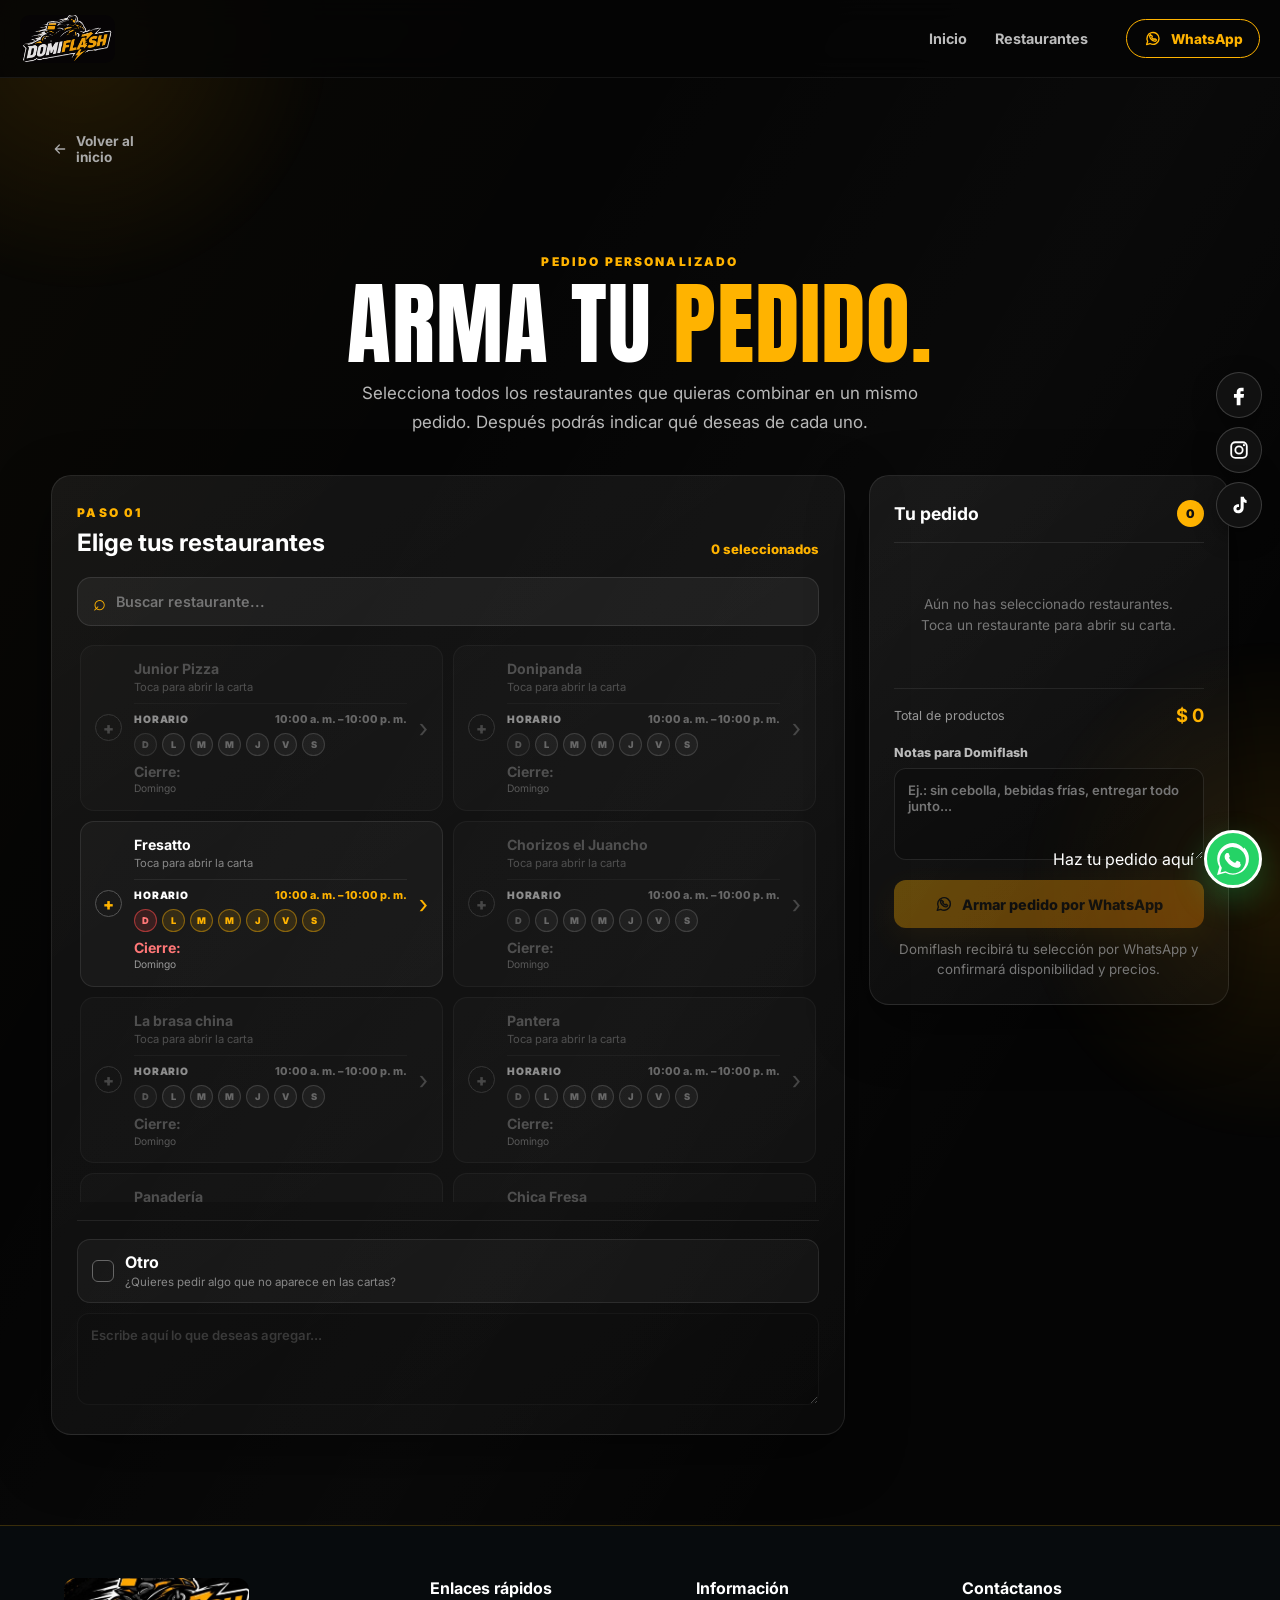
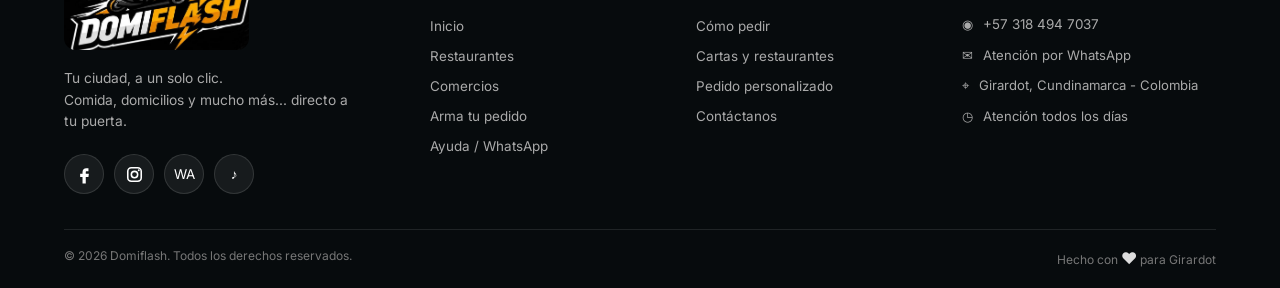
<file: pedido.html>
<!DOCTYPE html>
<html lang="es">
<head>
  <meta charset="UTF-8">
  <meta name="viewport" content="width=device-width, initial-scale=1, viewport-fit=cover">
  <meta name="theme-color" content="#050505">
  <meta name="format-detection" content="telephone=no">
  <meta name="description" content="Arma tu pedido Domiflash eligiendo productos de varios restaurantes.">
  <title>Arma tu pedido | Domiflash</title>
  <link rel="stylesheet" href="css/style.css">
  <style>.premium-footer{margin-top:90px;background:#070b0d;border-top:1px solid rgba(255,179,0,.2);padding:52px 5vw 20px;color:#c9c9c9}.premium-footer-inner{width:min(1240px,100%);margin:auto;display:grid;grid-template-columns:1.45fr 1fr 1fr 1.15fr;gap:45px}.premium-footer-brand img{width:185px;height:72px;object-fit:cover;border-radius:12px;margin-bottom:18px}.premium-footer-brand p{max-width:285px;margin:0;color:#aaa;line-height:1.55;font-size:.86rem}.premium-footer h3{margin:0 0 17px;color:#fff;font-size:1rem}.premium-footer ul{list-style:none;padding:0;margin:0;display:grid;gap:10px}.premium-footer a{color:#aaa;font-size:.84rem;transition:.2s}.premium-footer a:hover{color:var(--yellow)}.footer-socials{display:flex;gap:10px;margin-top:22px}.footer-social{width:40px;height:40px;border-radius:50%;display:grid;place-items:center;background:#171b1d;border:1px solid rgba(255,255,255,.12);color:#fff!important}.footer-social svg{width:19px;height:19px}.footer-contact{display:grid;gap:12px}.footer-contact-row{display:flex;gap:10px;align-items:flex-start;font-size:.82rem;color:#aaa;line-height:1.4}.premium-footer-bottom{width:min(1240px,100%);margin:35px auto 0;padding-top:18px;border-top:1px solid rgba(255,255,255,.1);display:flex;justify-content:space-between;gap:20px;color:#777;font-size:.75rem}.premium-footer-bottom strong{color:#ddd}.footer-heart{color:var(--yellow);font-size:1rem}@media(max-width:850px){.premium-footer-inner{grid-template-columns:repeat(2,1fr);gap:32px}.premium-footer-brand{grid-column:1/-1}}@media(max-width:560px){.premium-footer{padding:40px 20px 18px}.premium-footer-inner{grid-template-columns:1fr;gap:28px}.premium-footer-brand img{width:165px;height:64px}.premium-footer-bottom{flex-direction:column;gap:8px}}</style>
</head>
<body>
  <header class="site-header">
    <a class="brand brand-small" href="index.html"><img src="assets/images/Logo Page 112-58px.jpg" alt="Domiflash"></a>
    <nav class="main-nav"><a href="index.html">Inicio</a><a href="restaurantes.html">Restaurantes</a></nav>
    <a class="header-order icon-button" href="https://wa.me/573184947037" target="_blank" rel="noopener"><svg viewBox="0 0 24 24" aria-hidden="true"><path d="M20.5 11.7a8.5 8.5 0 0 1-12.8 7.4L3 20.5l1.5-4.5A8.5 8.5 0 1 1 20.5 11.7Z"/><path d="M8.4 7.6c.3-.3.7-.1 1-.1l1.3 1c.3.2.4.6.2.9l-.6.9c.8 1.4 1.8 2.3 3.3 3l.8-.7c.3-.2.7-.2.9 0l1.2 1c.3.2.3.7.1 1-.5.8-1.4 1.3-2.3 1.2-3.2-.3-6.7-3.8-7-7-.1-.9.3-1.8 1.1-2.2Z"/></svg><span>WhatsApp</span></a>
  </header>
  <main class="order-builder-page">
    <a class="back-link icon-button" href="index.html"><svg viewBox="0 0 24 24" aria-hidden="true"><path d="M5 12h13M13 6l6 6-6 6"/></svg><span>Volver al inicio</span></a>
    <section class="page-intro reveal"><span class="eyebrow">PEDIDO PERSONALIZADO</span><h1>ARMA TU <span>PEDIDO.</span></h1><p>Selecciona todos los restaurantes que quieras combinar en un mismo pedido. Después podrás indicar qué deseas de cada uno.</p></section>
    <section class="order-builder-layout">
      <div class="restaurant-selector-card reveal"><div class="builder-heading"><div><span class="eyebrow">PASO 01</span><h2>Elige tus restaurantes</h2></div><span id="selectedRestaurantCount" class="selected-count">0 seleccionados</span></div><div class="builder-search"><span>⌕</span><input id="orderRestaurantSearch" type="search" placeholder="Buscar restaurante..." autocomplete="off"></div><div id="orderRestaurantList" class="order-restaurant-list"></div><div class="other-option"><label class="check-card other-check"><input id="otherCheck" type="checkbox"><span class="custom-check">✓</span><span><strong>Otro</strong><small>¿Quieres pedir algo que no aparece en las cartas?</small></span></label><textarea id="otherRequest" rows="4" placeholder="Escribe aquí lo que deseas agregar..." disabled></textarea></div></div>
      <aside class="custom-order-summary reveal"><div class="cart-title"><h2>Tu pedido</h2><span id="orderBadge">0</span></div><div id="selectedRestaurantSummary" class="selected-summary"><div class="empty-cart">Aún no has seleccionado restaurantes.</div></div><div class="order-grand-total"><span>Total de productos</span><strong id="orderGrandTotal">$0</strong></div><div class="order-instructions"><label for="orderNotes">Notas para Domiflash</label><textarea id="orderNotes" rows="4" placeholder="Ej.: sin cebolla, bebidas frías, entregar todo junto..."></textarea></div><button id="sendCustomOrder" class="btn btn-primary cart-button icon-button" disabled><svg viewBox="0 0 24 24" aria-hidden="true"><path d="M20.5 11.7a8.5 8.5 0 0 1-12.8 7.4L3 20.5l1.5-4.5A8.5 8.5 0 1 1 20.5 11.7Z"/><path d="M8.4 7.6c.3-.3.7-.1 1-.1l1.3 1c.3.2.7.6.2.9l-.6.9c.8 1.4 1.8 2.3 3.3 3l.8-.7c.3-.2.7-.2.9 0l1.2 1c.3.2.3.7.1 1-.5.8-1.4 1.3-2.3 1.2-3.2-.1-6.7-3.8-7-7-.1-.9.3-1.8 1.1-2.2Z"/></svg><span>Armar pedido por WhatsApp</span></button><small class="cart-note">Domiflash recibirá tu selección por WhatsApp y confirmará disponibilidad y precios.</small></aside>
    </section>
  </main>
  <div id="restaurantMenuModal" class="restaurant-menu-modal" aria-hidden="true"><div class="restaurant-menu-backdrop" data-close-menu></div><section class="restaurant-menu-dialog" role="dialog" aria-modal="true" aria-labelledby="modalRestaurantName"><button class="modal-close" id="closeMenuModal" type="button" aria-label="Cerrar">×</button><div class="modal-heading"><span class="eyebrow">CARTA DEL RESTAURANTE</span><h2 id="modalRestaurantName"></h2><p>Selecciona los productos y cantidades que deseas de este restaurante.</p></div><div id="modalMenuProducts" class="modal-menu-products"></div><div class="modal-footer"><div><span>Subtotal de este restaurante</span><strong id="modalRestaurantTotal">$0</strong></div><button id="confirmRestaurantOrder" class="btn btn-primary icon-button" type="button"><span>Confirmar restaurante</span><svg viewBox="0 0 24 24" aria-hidden="true"><path d="m5 12 4 4L19 6"/></svg></button></div></section></div>
  <div class="social-stack"><a class="social facebook" href="https://www.facebook.com/domiflash.girardot" target="_blank" rel="noopener" aria-label="Facebook"><svg class="social-svg" viewBox="0 0 24 24"><path fill="currentColor" d="M14.5 8H17V4.2c-.4-.1-1.5-.2-2.8-.2-2.8 0-4.7 1.7-4.7 4.9V11H6.5v4.1h3v8.2h4.1v-8.2h3.4l.5-4.1h-3.9V9.3c0-1.2.3-1.3.9-1.3Z"/></svg></a><a class="social instagram" href="https://www.instagram.com/domiflash.girardot/" target="_blank" rel="noopener" aria-label="Instagram"><svg class="social-svg" viewBox="0 0 24 24"><rect x="3.5" y="3.5" width="17" height="17" rx="4.5" fill="none" stroke="currentColor" stroke-width="2"/><circle cx="12" cy="12" r="4" fill="none" stroke="currentColor" stroke-width="2"/><circle cx="17.4" cy="6.7" r="1.2" fill="currentColor"/></svg></a><a class="social tiktok" href="https://www.tiktok.com/@domiflash.girardot" target="_blank" rel="noopener" aria-label="TikTok"><svg class="social-svg" viewBox="0 0 24 24"><path fill="currentColor" d="M14.1 3h3.2c.3 1.8 1.3 3.1 3 3.8v3.1c-1.2-.1-2.3-.5-3.2-1.1v6.1c0 3.9-2.7 6.1-6 6.1-3 0-5.2-2.1-5.2-4.9 0-3.2 2.7-5.1 6.1-4.9v3.1c-1.8-.2-2.8.5-2.8 1.7 0 1 .8 1.8 2 1.8 1.4 0 2.6-.9 2.6-3V3Z"/></svg></a></div>
  <div class="whatsapp-float"><span>Haz tu pedido aquí</span><a href="https://wa.me/573184947037" target="_blank" rel="noopener" aria-label="WhatsApp" class="wa-icon"><svg class="whatsapp-svg" viewBox="0 0 24 24" aria-hidden="true"><path fill="#fff" d="M17.472 14.382c-.297-.149-1.758-.867-2.03-.967-.273-.099-.471-.148-.67.15-.197.297-.767.966-.94 1.164-.173.199-.347.223-.644.075-.297-.15-1.255-.463-2.39-1.475-.883-.788-1.48-1.761-1.653-2.059-.173-.297-.018-.458.13-.606.134-.133.298-.347.446-.52-.075-.149-.669-1.611-.916-2.206-.242-.579-.487-.5-.67-.51l-.57-.01c-.198 0-.52.075-.792.372-.272.297-1.04 1.016-1.04 2.479 0 1.462 1.065 2.875 1.213 3.074.149.198 2.095 3.2 5.076 4.487.709.306 1.262.489 1.694.625.712.227 1.36.195 1.871.118.571-.085 1.758-.719 2.006-1.413.248-.694.248-1.289.173-1.413.074-.124-.272-.198-.57-.347m-5.421 7.403h-.004a9.87 9.87 0 0 1-5.031-1.378l-.361-.214-3.741.982 1-3.648-.235-.374a9.86 9.86 0 1 1 8.372 4.632m8.389-18.41A11.815 11.815 0 0 0 12.05 0C5.495 0 .16 5.335.157 11.89c0 2.096.547 4.142 1.588 5.946L.057 24l6.304-1.654a11.876 11.876 0 0 0 5.683 1.448h.005c6.554 0 11.89-5.335 11.893-11.89a11.82 11.82 0 0 0-3.502-8.529"/></svg></a></div>
  <footer class="premium-footer"><div class="premium-footer-inner"><div class="premium-footer-brand"><img src="assets/images/domiflash-logo.jpeg" alt="Domiflash"><p>Tu ciudad, a un solo clic.<br>Comida, domicilios y mucho más... directo a tu puerta.</p><div class="footer-socials"><a class="footer-social" href="https://www.facebook.com/domiflash.girardot" target="_blank" rel="noopener" aria-label="Facebook"><svg viewBox="0 0 24 24"><path fill="currentColor" d="M14.5 8H17V4.2c-.4-.1-1.5-.2-2.8-.2-2.8 0-4.7 1.7-4.7 4.9V11H6.5v4.1h3v8.2h4.1v-8.2h3.4l.5-4.1h-3.9V9.3c0-1.2.3-1.3.9-1.3Z"/></svg></a><a class="footer-social" href="https://www.instagram.com/domiflash.girardot/" target="_blank" rel="noopener" aria-label="Instagram"><svg viewBox="0 0 24 24"><rect x="3.5" y="3.5" width="17" height="17" rx="4.5" fill="none" stroke="currentColor" stroke-width="2"/><circle cx="12" cy="12" r="4" fill="none" stroke="currentColor" stroke-width="2"/><circle cx="17.4" cy="6.7" r="1.2" fill="currentColor"/></svg></a><a class="footer-social" href="https://wa.me/573184947037" target="_blank" rel="noopener" aria-label="WhatsApp"><span>WA</span></a><a class="footer-social" href="https://www.tiktok.com/@domiflash.girardot" target="_blank" rel="noopener" aria-label="TikTok"><span>♪</span></a></div></div><div><h3>Enlaces rápidos</h3><ul><li><a href="index.html">Inicio</a></li><li><a href="restaurantes.html">Restaurantes</a></li><li><a href="comercios.html">Comercios</a></li><li><a href="pedido.html">Arma tu pedido</a></li><li><a href="formulario-whatsapp.html">Ayuda / WhatsApp</a></li></ul></div><div><h3>Información</h3><ul><li><a href="index.html#como-funciona">Cómo pedir</a></li><li><a href="restaurantes.html">Cartas y restaurantes</a></li><li><a href="pedido.html">Pedido personalizado</a></li><li><a href="formulario-whatsapp.html">Contáctanos</a></li></ul></div><div><h3>Contáctanos</h3><div class="footer-contact"><div class="footer-contact-row"><span>◉</span><a href="https://wa.me/573184947037" target="_blank" rel="noopener">+57 318 494 7037</a></div><div class="footer-contact-row"><span>✉</span><span>Atención por WhatsApp</span></div><div class="footer-contact-row"><span>⌖</span><span>Girardot, Cundinamarca - Colombia</span></div><div class="footer-contact-row"><span>◷</span><span>Atención todos los días</span></div></div></div></div><div class="premium-footer-bottom"><span>© 2026 Domiflash. Todos los derechos reservados.</span><span>Hecho con <strong class="footer-heart">♥</strong> para Girardot</span></div></footer>
  <script src="data/restaurants.js"></script><script src="js/script.js"></script>
</body>
</html>
</file>
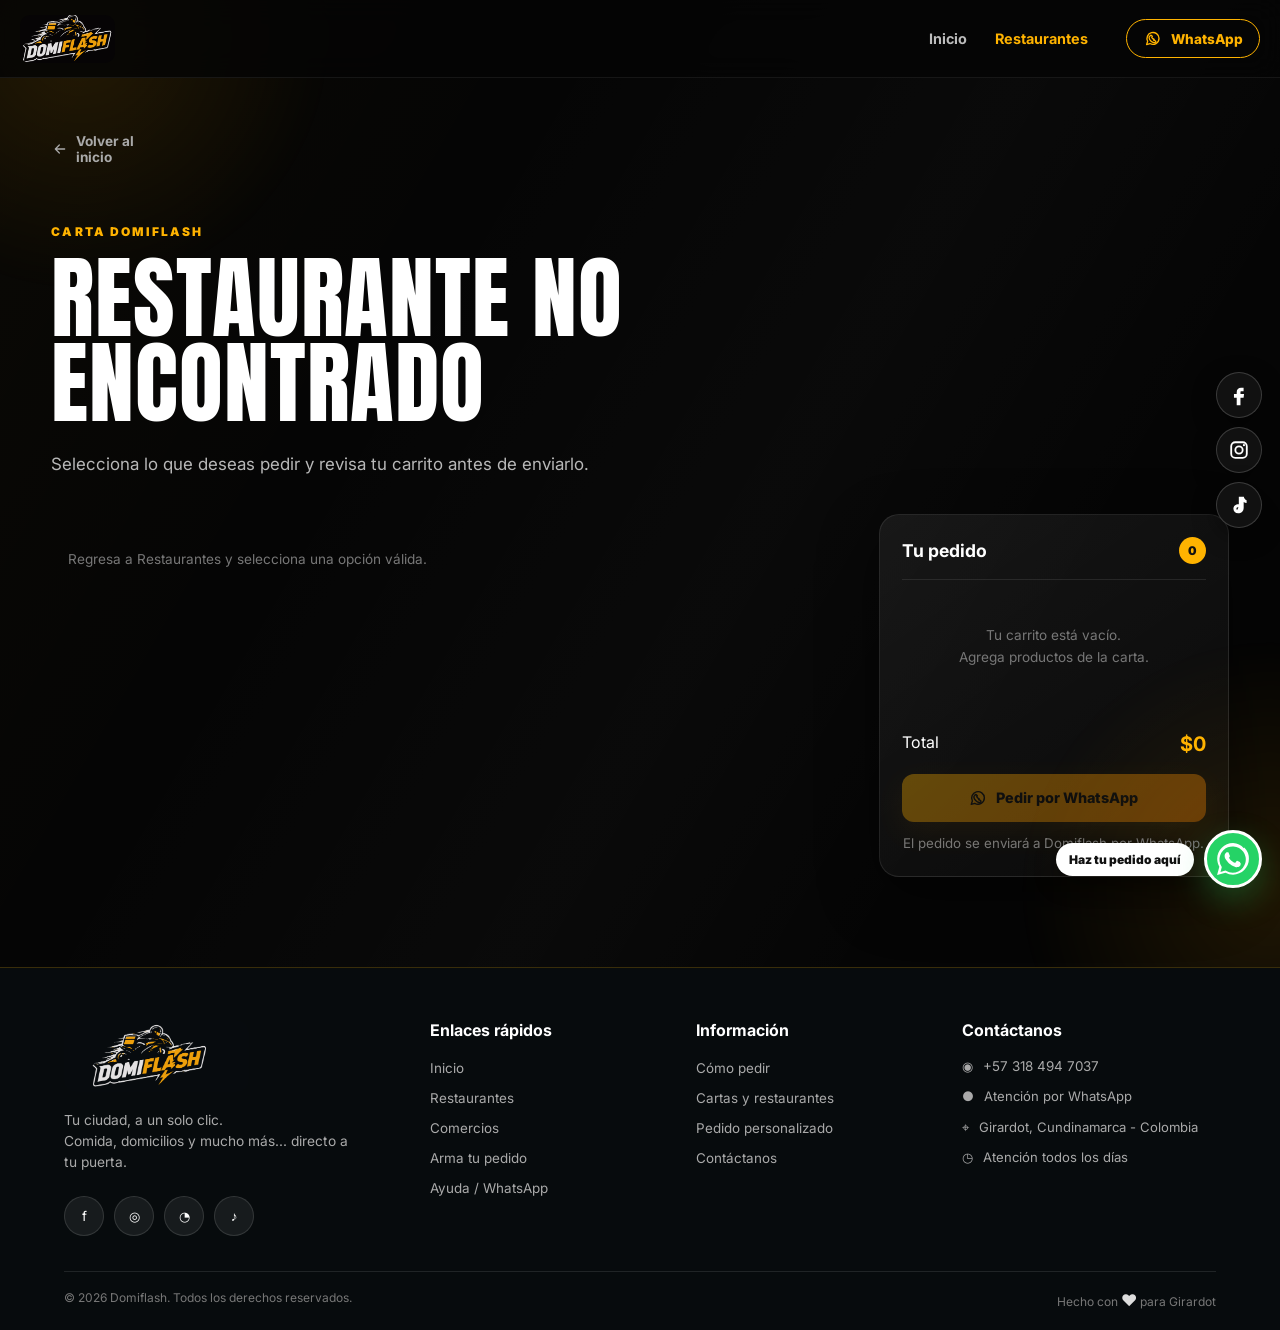
<file: restaurante.html>
<!DOCTYPE html>
<html lang="es">
<head>
  <meta charset="UTF-8">
  <meta name="viewport" content="width=device-width, initial-scale=1, viewport-fit=cover">
  <meta name="theme-color" content="#050505">
  <meta name="format-detection" content="telephone=no">
  <meta name="description" content="Carta y pedidos Domiflash.">
  <title>Carta | Domiflash</title>
  <link rel="stylesheet" href="css/style.css">
  <style>.premium-footer{margin-top:90px;background:#070b0d;border-top:1px solid rgba(255,179,0,.2);padding:52px 5vw 20px;color:#c9c9c9}.premium-footer-inner{width:min(1240px,100%);margin:auto;display:grid;grid-template-columns:1.45fr 1fr 1fr 1.15fr;gap:45px}.premium-footer-brand img{width:185px;height:72px;object-fit:cover;border-radius:12px;margin-bottom:18px}.premium-footer-brand p{max-width:285px;margin:0;color:#aaa;line-height:1.55;font-size:.86rem}.premium-footer h3{margin:0 0 17px;color:#fff;font-size:1rem}.premium-footer ul{list-style:none;padding:0;margin:0;display:grid;gap:10px}.premium-footer a{color:#aaa;font-size:.84rem;transition:.2s}.premium-footer a:hover{color:var(--yellow)}.footer-socials{display:flex;gap:10px;margin-top:22px}.footer-social{width:40px;height:40px;border-radius:50%;display:grid;place-items:center;background:#171b1d;border:1px solid rgba(255,255,255,.12);color:#fff!important}.footer-social svg{width:19px;height:19px}.footer-contact{display:grid;gap:12px}.footer-contact-row{display:flex;gap:10px;align-items:flex-start;font-size:.82rem;color:#aaa;line-height:1.4}.footer-contact-row svg{width:18px;height:18px;flex:0 0 18px;fill:none;stroke:var(--yellow);stroke-width:1.8;stroke-linecap:round;stroke-linejoin:round}.premium-footer-bottom{width:min(1240px,100%);margin:35px auto 0;padding-top:18px;border-top:1px solid rgba(255,255,255,.1);display:flex;justify-content:space-between;gap:20px;color:#777;font-size:.75rem}.premium-footer-bottom strong{color:#ddd}.footer-heart{color:var(--yellow);font-size:1rem}@media(max-width:850px){.premium-footer-inner{grid-template-columns:repeat(2,1fr);gap:32px}.premium-footer-brand{grid-column:1/-1}}@media(max-width:560px){.premium-footer{padding:40px 20px 18px}.premium-footer-inner{grid-template-columns:1fr;gap:28px}.premium-footer-brand{grid-column:auto}.premium-footer-brand img{width:165px;height:64px}.premium-footer-bottom{flex-direction:column;gap:8px}}</style>
</head>
<body>

  <header class="site-header">
    <a class="brand brand-small" href="index.html"><img src="assets/images/Logo Page 112-58px.jpg" alt="Domiflash"></a>
    <nav class="main-nav"><a href="index.html">Inicio</a><a class="active" href="restaurantes.html">Restaurantes</a></nav>
    <a class="header-order icon-button" href="https://wa.me/573184947037" target="_blank" rel="noopener"><svg viewBox="0 0 24 24" aria-hidden="true"><path d="M20.5 11.7a8.5 8.5 0 0 1-12.8 7.4L3 20.5l1.5-4.5A8.5 8.5 0 1 1 20.5 11.7Z"/><path d="M8.4 7.6c.3-.3.7-.3 1-.1l1.3 1c.3.2.4.6.2.9l-.6.9c.8 1.4 1.8 2.3 3.3 3l-.8.7.8.7c.3-.2.7-.2.9 0l1.2 1c.3.2.3.7.1 1-.5.8-1.4 1.3-2.3 1.2-3.2-.3-6.7-3.8-7-7-.1-.9.3-1.8 1.1-2.2Z"/></svg><span>WhatsApp</span></a>
  </header>

  <main class="menu-page">
    <a class="back-link icon-button" href="restaurantes.html"><svg viewBox="0 0 24 24" aria-hidden="true"><path d="M5 12h13M13 6l6 6-6 6"/></svg><span>Volver a restaurantes</span></a>
    <section class="menu-header reveal"><span class="eyebrow">CARTA DOMIFLASH</span><h1 id="restaurantName">Restaurante</h1><p>Selecciona lo que deseas pedir y revisa tu carrito antes de enviarlo.</p></section>
    <div class="menu-layout"><section><div id="menuGrid" class="menu-grid"></div></section><aside class="cart-card"><div class="cart-title"><h2>Tu pedido</h2><span id="cartBadge">0</span></div><div id="cartItems" class="cart-items"><div class="empty-cart">Tu carrito está vacío.<br>Agrega productos de la carta.</div></div><div class="cart-total"><span>Total</span><strong id="cartTotal">$0</strong></div><button id="whatsappOrder" class="btn btn-primary cart-button icon-button" disabled><svg viewBox="0 0 24 24" aria-hidden="true"><path d="M20.5 11.7a8.5 8.5 0 0 1-12.8 7.4L3 20.5l1.5-4.5A8.5 8.5 0 1 1 20.5 11.7Z"/><path d="M8.4 7.6c.3-.3.7-.3 1-.1l1.3 1c.3.2.4.6.2.9l-.6.9c.8 1.4 1.8 2.3 3.3 3l-.8.7.8.7c.3-.2.7-.2.9 0l1.2 1c.3.2.3.7.1 1-.5.8-1.4 1.3-2.3 1.2-3.2-.3-6.7-3.8-7-7-.1-.9.3-1.8 1.1-2.2Z"/></svg><span>Pedir por WhatsApp</span></button><small class="cart-note">El pedido se enviará a Domiflash por WhatsApp.</small></aside></div>
  </main>

  <aside class="social-stack" aria-label="Redes sociales"><a class="social facebook" href="https://www.facebook.com/domiflash.girardot" target="_blank" rel="noopener" aria-label="Facebook"><svg class="social-svg" viewBox="0 0 24 24"><path fill="currentColor" d="M14.5 8H17V4.2c-.4-.1-1.5-.2-2.8-.2-2.8 0-4.7 1.7-4.7 4.9V11H6.5v4.1h3v8.2h4.1v-8.2h3.4l.5-4.1h-3.9V9.3c0-1.2.3-1.3.9-1.3Z"/></svg></a><a class="social instagram" href="https://www.instagram.com/domiflash.girardot/" target="_blank" rel="noopener" aria-label="Instagram"><svg class="social-svg" viewBox="0 0 24 24"><rect x="3.5" y="3.5" width="17" height="17" rx="4.5" fill="none" stroke="currentColor" stroke-width="2"/><circle cx="12" cy="12" r="4" fill="none" stroke="currentColor" stroke-width="2"/><circle cx="17.4" cy="6.7" r="1.2" fill="currentColor"/></svg></a><a class="social tiktok" href="https://www.tiktok.com/@domiflash.girardot" target="_blank" rel="noopener" aria-label="TikTok"><svg class="social-svg" viewBox="0 0 24 24"><path fill="currentColor" d="M14.1 3h3.2c.3 1.8 1.3 3.1 3 3.8v3.1c-1.2-.1-2.3-.5-3.2-1.1v6.1c0 3.9-2.7 6.1-6 6.1-3 0-5.2-2.1-5.2-4.9 0-3.2 2.7-5.1 6.1-4.9v3.1c-1.8-.2-2.8.7-2.8 1.8 0 1.4 1.1 2.6 2.6-3V3Z"/></svg></a></aside>
  <a class="whatsapp-float" href="https://wa.me/573184947037" target="_blank" rel="noopener" aria-label="Haz tu pedido por WhatsApp"><span class="whatsapp-label">Haz tu pedido aquí</span><span class="wa-icon"><svg class="whatsapp-svg" viewBox="0 0 24 24" aria-hidden="true"><path fill="#FFFFFF" d="M17.472 14.382c-.297-.149-1.758-.867-2.03-.967-.273-.099-.471-.148-.67.15-.197.297-.767.966-.94 1.164-.173.199-.347.223-.644.075-.297-.15-1.255-.463-2.39-1.475-.883-.788-1.48-1.761-1.653-2.059-.173-.297-.018-.458.13-.606.134-.133.298-.347.446-.52.149-.174-.198-.298-.025-.52-.075-.149-.669-1.611-.916-2.206-.242-.579-.487-.5-.67-.51l-.57-.01c-.198 0-.52.075-.792.372-.272.297-1.04 1.016-1.04 2.479 0 1.462 1.065 2.875 1.213 3.074.149.198 2.095 3.2 5.076 4.487.709.306 1.262.489 1.694.625.712.227 1.36.195 1.871.118.571-.085 1.758-.719 2.006-1.413.248-.694.248-1.289.173-1.413-.074-.124-.272-.198-.57-.347m-5.421 7.403h-.004a9.87 9.87 0 0 1-5.031-1.378l-.361-.214-3.741.982 1-3.648-.235-.374a9.86 9.86 0 1 1 8.372 4.632m8.389-18.41A11.815 11.815 0 0 0 12.05 0C5.495 0 .16 5.335.157 11.89c0 2.096.547 4.142 1.588 5.946L.057 24l6.304-1.654a11.876 11.876 0 0 0 5.683 1.448h.005c6.554 0 11.89-5.335 11.893-11.89a11.82 11.82 0 0 0-3.502-8.529"/></svg></span></a>
<footer class="premium-footer"><div class="premium-footer-inner"><div class="premium-footer-brand"><img src="assets/images/Logo Footer Page 185-72px.jpg" alt="Domiflash"><p>Tu ciudad, a un solo clic.<br>Comida, domicilios y mucho más... directo a tu puerta.</p><div class="footer-socials"><a class="footer-social" href="https://www.facebook.com/domiflash.girardot" target="_blank" rel="noopener" aria-label="Facebook">f</a><a class="footer-social" href="https://www.instagram.com/domiflash.girardot/" target="_blank" rel="noopener" aria-label="Instagram">◎</a><a class="footer-social" href="https://wa.me/573184947037" target="_blank" rel="noopener" aria-label="WhatsApp">◔</a><a class="footer-social" href="https://www.tiktok.com/@domiflash.girardot" target="_blank" rel="noopener" aria-label="TikTok">♪</a></div></div><div><h3>Enlaces rápidos</h3><ul><li><a href="index.html">Inicio</a></li><li><a href="restaurantes.html">Restaurantes</a></li><li><a href="comercios.html">Comercios</a></li><li><a href="pedido.html">Arma tu pedido</a></li><li><a href="formulario-whatsapp.html">Ayuda / WhatsApp</a></li></ul></div><div><h3>Información</h3><ul><li><a href="#como-funciona">Cómo pedir</a></li><li><a href="restaurantes.html">Cartas y restaurantes</a></li><li><a href="pedido.html">Pedido personalizado</a></li><li><a href="formulario-whatsapp.html">Contáctanos</a></li></ul></div><div><h3>Contáctanos</h3><div class="footer-contact"><div class="footer-contact-row"><span>◉</span><a href="https://wa.me/573184947037" target="_blank" rel="noopener">+57 318 494 7037</a></div><div class="footer-contact-row"><span>●</span><span>Atención por WhatsApp</span></div><div class="footer-contact-row"><span>⌖</span><span>Girardot, Cundinamarca - Colombia</span></div><div class="footer-contact-row"><span>◷</span><span>Atención todos los días</span></div></div></div></div><div class="premium-footer-bottom"><span>© 2026 Domiflash. Todos los derechos reservados.</span><span>Hecho con <strong class="footer-heart">♥</strong> para Girardot</span></div></footer>
<script>(function(){const loader=document.getElementById('domiflashLoader'),bar=document.getElementById('loaderBar'),text=document.getElementById('loaderText');if(!loader||!bar)return;let progress=0;const timer=setInterval(()=>{progress=Math.min(progress+Math.random()*12+4,100);bar.style.width=progress+'%';if(progress>=100){clearInterval(timer);if(text)text.textContent='Listo';setTimeout(()=>loader.classList.add('hidden'),220)}},90)})();</script>
<script src="js/script.js"></script>
</body>
</html>
</file>
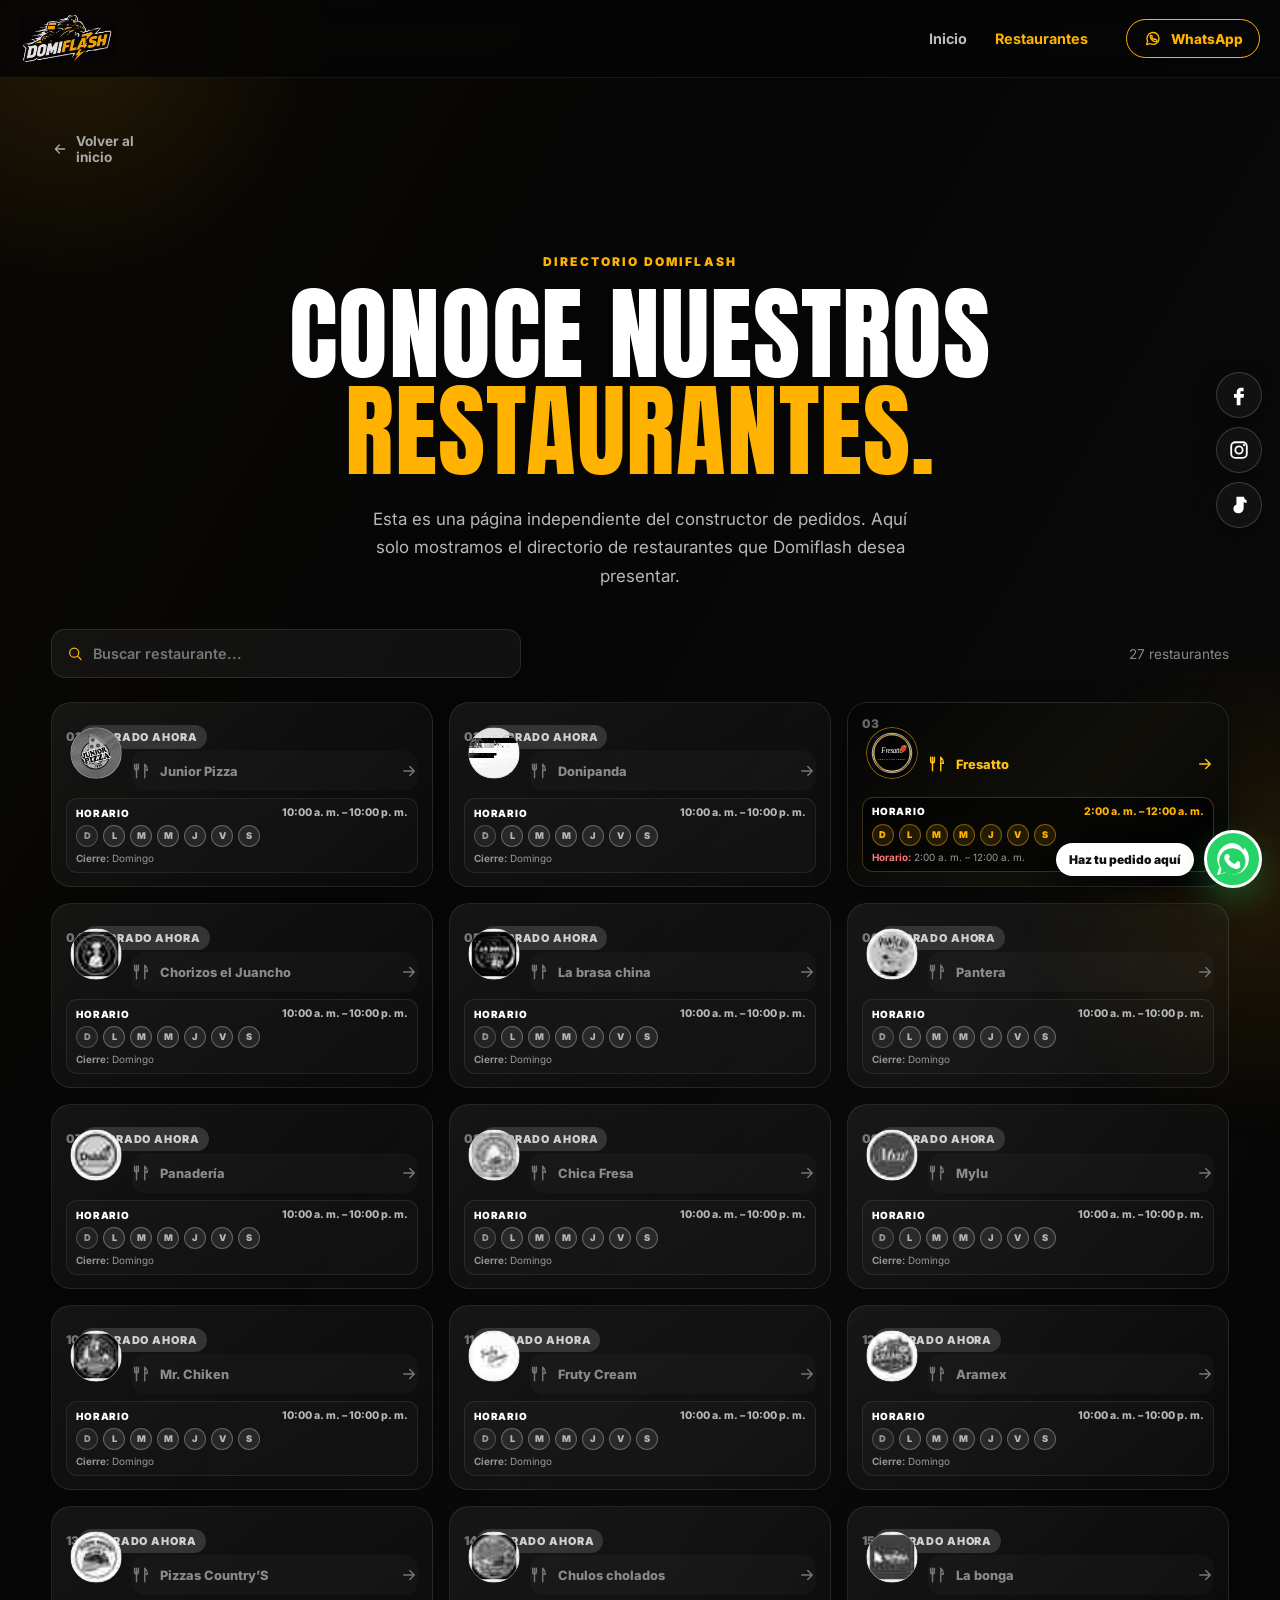
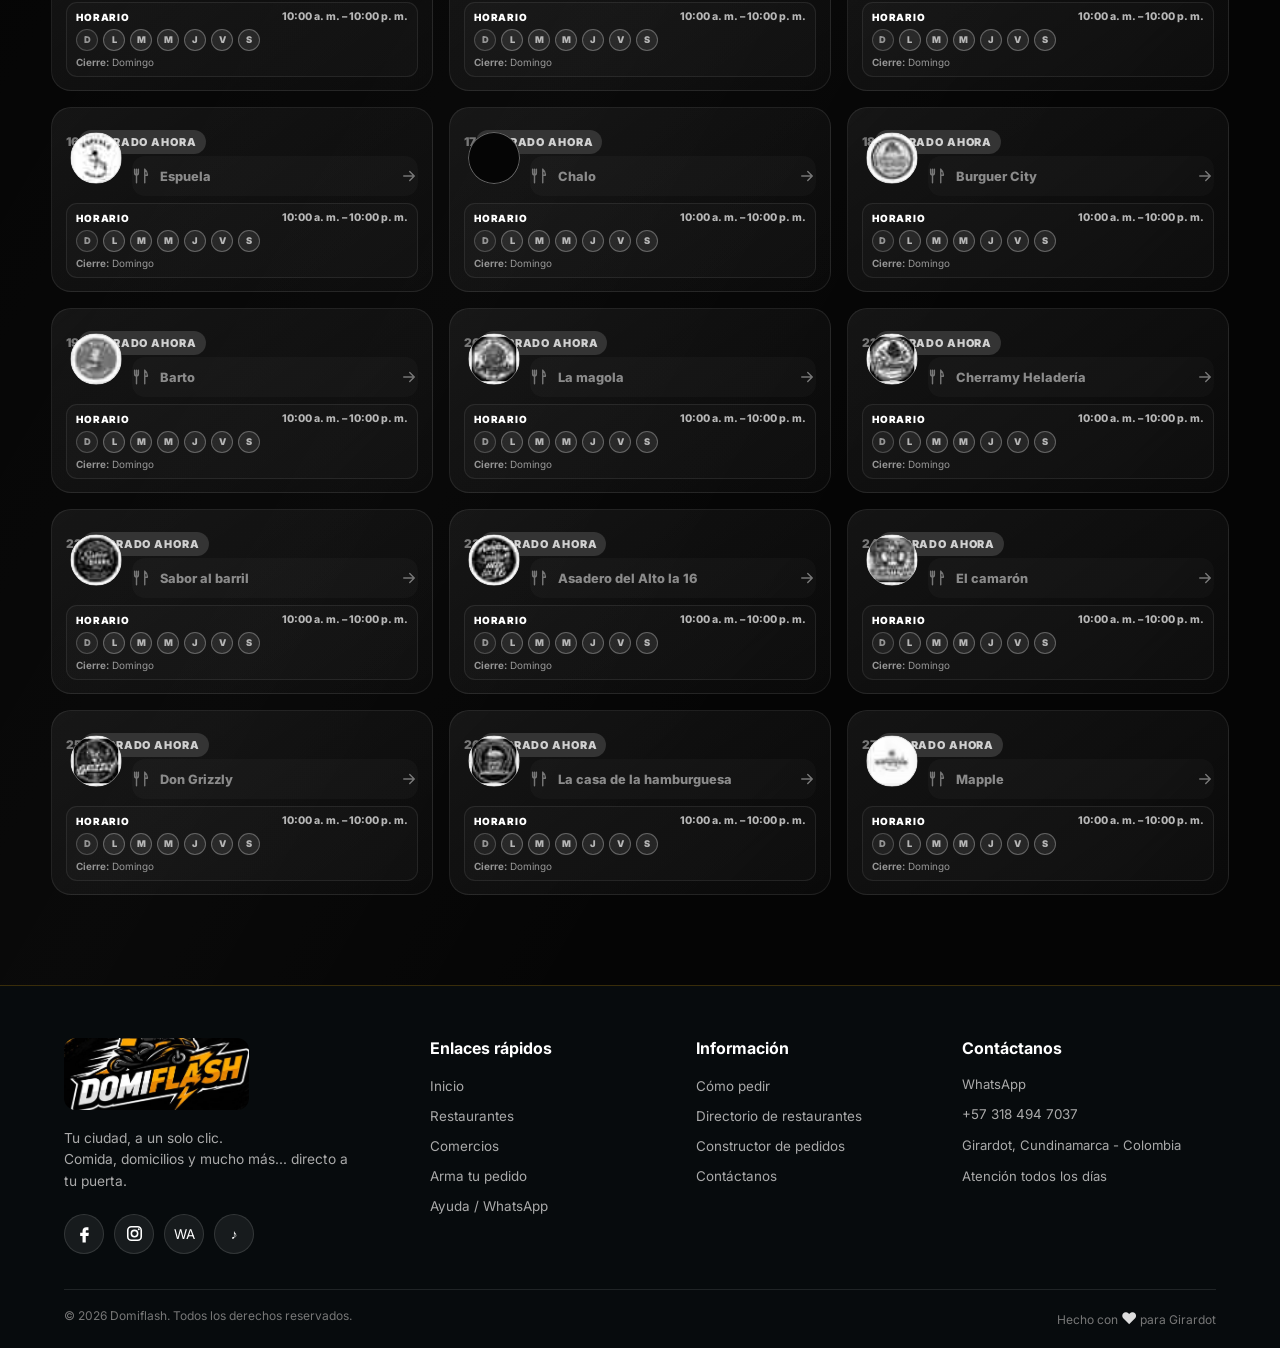
<file: restaurantes.html>
<!DOCTYPE html>
<html lang="es">
<head>
  <meta charset="UTF-8">
  <meta name="viewport" content="width=device-width, initial-scale=1, viewport-fit=cover">
  <meta name="theme-color" content="#050505">
  <meta name="format-detection" content="telephone=no">
  <meta name="description" content="Restaurantes Domiflash Girardot. Explora restaurantes y consulta sus cartas.">
  <title>Restaurantes | Domiflash</title>
  <link rel="stylesheet" href="css/style.css?v=20261012-7">
  <style>
    .premium-footer{margin-top:90px;background:#070b0d;border-top:1px solid rgba(255,179,0,.2);padding:52px 5vw 20px;color:#c9c9c9}.premium-footer-inner{width:min(1240px,100%);margin:auto;display:grid;grid-template-columns:1.45fr 1fr 1fr 1.15fr;gap:45px}.premium-footer-brand img{width:185px;height:72px;object-fit:cover;border-radius:12px;margin-bottom:18px}.premium-footer-brand p{max-width:285px;margin:0;color:#aaa;line-height:1.55;font-size:.86rem}.premium-footer h3{margin:0 0 17px;color:#fff;font-size:1rem}.premium-footer ul{list-style:none;padding:0;margin:0;display:grid;gap:10px}.premium-footer a{color:#aaa;font-size:.84rem;transition:.2s}.premium-footer a:hover{color:var(--yellow)}.footer-socials{display:flex;gap:10px;margin-top:22px}.footer-social{width:40px;height:40px;border-radius:50%;display:grid;place-items:center;background:#171b1d;border:1px solid rgba(255,255,255,.12);color:#fff!important}.footer-social svg{width:19px;height:19px}.footer-contact{display:grid;gap:12px}.footer-contact-row{display:flex;gap:10px;align-items:flex-start;font-size:.82rem;color:#aaa;line-height:1.4}.premium-footer-bottom{width:min(1240px,100%);margin:35px auto 0;padding-top:18px;border-top:1px solid rgba(255,255,255,.1);display:flex;justify-content:space-between;gap:20px;color:#777;font-size:.75rem}.premium-footer-bottom strong{color:#ddd}.footer-heart{color:var(--yellow);font-size:1rem}@media(max-width:800px){.premium-footer-inner{grid-template-columns:repeat(2,1fr)}}@media(max-width:560px){.premium-footer{padding:40px 20px 18px}.premium-footer-inner{grid-template-columns:1fr;gap:28px}.premium-footer-bottom{flex-direction:column;gap:8px}.premium-footer-brand img{width:165px;height:64px}}
  </style>
</head>
<body>
  <header class="site-header">
    <a class="brand brand-small" href="index.html"><img src="assets/images/Logo Page 112-58px.jpg" alt="Domiflash"></a>
    <nav class="main-nav"><a href="index.html">Inicio</a><a class="active" href="restaurantes.html">Restaurantes</a></nav>
    <a class="header-order icon-button" href="https://wa.me/573184947037?text=Hola%20Domiflash%2C%20quiero%20hacer%20un%20pedido." target="_blank" rel="noopener"><svg viewBox="0 0 24 24" aria-hidden="true"><path d="M20.5 11.7a8.5 8.5 0 0 1-12.8 7.4L3 20.5l1.5-4.5A8.5 8.5 0 1 1 20.5 11.7Z"/><path d="M8.4 7.6c.3-.3.7-.3 1-.1l1.3 1c.3.2.4.6.2.9l-.6.9c.8 1.4 1.8 2.3 3.3 3l.8-.7.8.7c.3-.2.7-.2.9 0l1.2 1c.3-.2.3.7.1 1-.5.8-1.4 1.3-2.3 1.2-3.2-.3-6.7-3.8-7-7-.1-.9.3-1.8 1.1-2.2Z"/></svg><span>WhatsApp</span></a>
  </header>

  <main class="restaurants-page">
    <a class="back-link icon-button" href="index.html"><svg viewBox="0 0 24 24" aria-hidden="true"><path d="M5 12h13M13 6l6 6-6 6"/></svg><span>Volver al inicio</span></a>
    <section class="page-intro reveal"><span class="eyebrow">DIRECTORIO DOMIFLASH</span><h1>Conoce nuestros <span>restaurantes.</span></h1><p>Esta es una página independiente del constructor de pedidos. Aquí solo mostramos el directorio de restaurantes que Domiflash desea presentar.</p></section>
    <section class="restaurant-tools reveal"><label class="search-box"><span class="search-icon"><svg viewBox="0 0 24 24" aria-hidden="true"><circle cx="10.8" cy="10.8" r="6.8"/><path d="m16 16 5 5"/></svg></span><input id="restaurantSearch" type="search" placeholder="Buscar restaurante..." autocomplete="off"></label><span id="restaurantCount" class="restaurant-count"></span></section>
    <section id="restaurantGrid" class="restaurant-grid"></section>
  </main>

  <aside class="social-stack" aria-label="Redes sociales">
    <a class="social facebook" href="https://www.facebook.com/domiflash.girardot" target="_blank" rel="noopener" aria-label="Facebook"><svg class="social-svg" viewBox="0 0 24 24" aria-hidden="true"><path fill="currentColor" d="M14.5 8H17V4.2c-.4-.1-1.5-.2-2.8-.2-2.8 0-4.7 1.7-4.7 4.9V11H6.5v4.1h3v8.2h4.1v-8.2h3.4l.5-4.1h-3.9V9.3c0-1.2.3-1.3.9-1.3Z"/></svg></a>
    <a class="social instagram" href="https://www.instagram.com/domiflash.girardot/" target="_blank" rel="noopener" aria-label="Instagram"><svg class="social-svg" viewBox="0 0 24 24" aria-hidden="true"><rect x="3.5" y="3.5" width="17" height="17" rx="4.5" fill="none" stroke="currentColor" stroke-width="2"/><circle cx="12" cy="12" r="4" fill="none" stroke="currentColor" stroke-width="2"/><circle cx="17.4" cy="6.7" r="1.2" fill="currentColor"/></svg></a>
    <a class="social tiktok" href="https://www.tiktok.com/@domiflash.girardot" target="_blank" rel="noopener" aria-label="TikTok"><svg class="social-svg" viewBox="0 0 24 24" aria-hidden="true"><path fill="currentColor" d="M14.1 3h3.2c.3 1.8 1.3 3.1 3 3.8v3.1c-1.2-.1-2.3-.5-3.2-1.1v6.1c0 3.9-2.7 6.1-6 6.1-3 0-5.2-2.1-5.2-4.9 0-3.2 2.7-5.1 6.1-4.9v3.1c-1.8-.2-2.8-.9-2.8-3V3Z"/></svg></a>
  </aside>

  <a class="whatsapp-float" href="https://wa.me/573184947037?text=Hola%20Domiflash%2C%20quiero%20hacer%20un%20pedido." target="_blank" rel="noopener" aria-label="Haz tu pedido por WhatsApp"><span class="whatsapp-label">Haz tu pedido aquí</span><span class="wa-icon"><svg class="whatsapp-svg" viewBox="0 0 24 24" aria-hidden="true"><path fill="#FFFFFF" d="M17.472 14.382c-.297-.149-1.758-.867-2.03-.967-.197.297-.767.966-.94.967-.197.297-.767.966-.94 1.164-.173.199-.347.223-.644.075-.297-.15-1.255-.463-2.39-1.475-.883-.788-1.48-1.761-1.653-2.059-.173-.297-.018-.458.13-.606.134-.133.298-.347.446-.52.149-.149.669-1.611-.916-2.206.242-.579-.487-.5-.67-.51l-.57-.01c-.198 0-.52.075-.792.372-.272.297-1.04 1.016-1.04 2.479 0 1.462 1.065 2.875 1.213 3.074.149.198 2.095 3.2 5.076 4.487.709.306 1.262.489 1.694.625.712.227 1.36.195 1.871.118.571-.085 1.758-.719 2.006-1.413.248-.694.248-1.289.173-1.413.074-.124-.272-.198-.57-.347m-5.421 7.403h-.004a9.87 9.87 0 0 1-5.031-1.378l-.361-.214-3.741.982 1-3.648-.235-.374a9.86 9.86 0 1 1 8.372 4.632m8.389-18.41A11.815 11.815 0 0 0 12.05 0C5.495 0 .16 5.335.157 11.89c0 2.096.547 4.142 1.588 5.946L.057 24l6.304-1.654a11.876 11.876 0 0 0 5.683 1.448h.005c6.554 0 11.89-5.335 11.893-11.89a11.82 11.82 0 0 0-3.502-8.529"/></svg></span></a>

  <footer class="premium-footer"><div class="premium-footer-inner"><div class="premium-footer-brand"><img src="assets/images/domiflash-logo.jpeg" alt="Domiflash"><p>Tu ciudad, a un solo clic.<br>Comida, domicilios y mucho más... directo a tu puerta.</p><div class="footer-socials"><a class="footer-social" href="https://www.facebook.com/domiflash.girardot" target="_blank" rel="noopener" aria-label="Facebook"><svg viewBox="0 0 24 24"><path fill="currentColor" d="M14.5 8H17V4.2c-.4-.1-1.5-.2-2.8-.2-2.8 0-4.7 1.7-4.7 4.9V11H6.5v4.1h3v8.2h4.1v-8.2h3.4l.5-4.1h-3.9V9.3c0-1.2.3-1.3.9-1.3Z"/></svg></a><a class="footer-social" href="https://www.instagram.com/domiflash.girardot/" target="_blank" rel="noopener" aria-label="Instagram"><svg viewBox="0 0 24 24"><rect x="3.5" y="3.5" width="17" height="17" rx="4.5" fill="none" stroke="currentColor" stroke-width="2"/><circle cx="12" cy="12" r="4" fill="none" stroke="currentColor" stroke-width="2"/><circle cx="17.4" cy="6.7" r="1.2" fill="currentColor"/></svg></a><a class="footer-social" href="https://wa.me/573184947037" target="_blank" rel="noopener" aria-label="WhatsApp"><span>WA</span></a><a class="footer-social" href="https://www.tiktok.com/@domiflash.girardot" target="_blank" rel="noopener" aria-label="TikTok"><span>♪</span></a></div></div><div><h3>Enlaces rápidos</h3><ul><li><a href="index.html">Inicio</a></li><li><a href="restaurantes.html">Restaurantes</a></li><li><a href="comercios.html">Comercios</a></li><li><a href="pedido.html">Arma tu pedido</a></li><li><a href="formulario-whatsapp.html">Ayuda / WhatsApp</a></li></ul></div><div><h3>Información</h3><ul><li><a href="index.html#como-funciona">Cómo pedir</a></li><li><a href="restaurantes.html">Directorio de restaurantes</a></li><li><a href="pedido.html">Constructor de pedidos</a></li><li><a href="formulario-whatsapp.html">Contáctanos</a></li></ul></div><div><h3>Contáctanos</h3><div class="footer-contact"><div class="footer-contact-row"><span>WhatsApp</span></div><div class="footer-contact-row"><a href="https://wa.me/573184947037" target="_blank" rel="noopener">+57 318 494 7037</a></div><div class="footer-contact-row"><span>Girardot, Cundinamarca - Colombia</span></div><div class="footer-contact-row"><span>Atención todos los días</span></div></div></div></div><div class="premium-footer-bottom"><span>© 2026 Domiflash. Todos los derechos reservados.</span><span>Hecho con <strong class="footer-heart">♥</strong> para Girardot</span></div></footer>

  <script src="data/restaurants-directory.js?v=20261012-7"></script>
  <script src="js/script.js?v=20261012-7"></script>
</body>
</html>
</file>
<file: css/style.css>
@import url('./style-base.css');

/* Estado de locales cerrados */
.restaurant-card.is-closed,
.restaurant-order-card.is-closed{
  filter:grayscale(1);
  opacity:.52;
  cursor:not-allowed;
  border-color:rgba(255,255,255,.08) !important;
  box-shadow:none;
}
.restaurant-card.is-closed:hover,
.restaurant-order-card.is-closed:hover{
  transform:none !important;
  border-color:rgba(255,255,255,.08) !important;
}
.restaurant-name-button.is-closed,
.restaurant-order-card.is-closed{
  cursor:not-allowed;
}
.restaurant-name-button.is-closed{
  color:#8b8b8b !important;
  border-color:rgba(255,255,255,.08) !important;
  background:rgba(255,255,255,.025) !important;
}
.restaurant-name-button.is-closed svg{
  color:#777 !important;
}
.closed-badge{
  display:inline-flex;
  align-items:center;
  justify-content:center;
  width:max-content;
  margin-top:8px;
  padding:5px 9px;
  border-radius:999px;
  background:#343434;
  color:#d0d0d0;
  font-size:.68rem;
  font-weight:900;
  letter-spacing:.08em;
  text-transform:uppercase;
}
.restaurant-card.is-closed .restaurant-number{color:#777}
.restaurant-order-card.is-closed .restaurant-order-check,
.restaurant-order-card.is-closed .restaurant-order-arrow{color:#777 !important}
.restaurant-order-card.is-closed .restaurant-order-content strong,
.restaurant-order-card.is-closed .restaurant-order-content small{color:#888 !important}

/* Horario del directorio público de Restaurantes */
.restaurant-schedule{
  margin-top:14px;
  padding:12px 13px;
  border:1px solid rgba(255,255,255,.08);
  border-radius:14px;
  background:rgba(255,255,255,.025);
}
.restaurant-schedule-title{
  display:flex;
  align-items:center;
  justify-content:space-between;
  gap:10px;
  margin-bottom:9px;
  color:#fff;
  font-size:.68rem;
  font-weight:900;
  letter-spacing:.08em;
  text-transform:uppercase;
}
.restaurant-schedule-time{
  color:var(--yellow,#ffb300);
  font-size:.74rem;
  font-weight:800;
  letter-spacing:0;
  text-transform:none;
  white-space:nowrap;
}
.schedule-days{
  display:flex;
  align-items:center;
  gap:6px;
  flex-wrap:wrap;
}
.schedule-day{
  width:27px;
  height:27px;
  border-radius:50%;
  display:grid;
  place-items:center;
  border:1px solid rgba(255,179,0,.42);
  background:rgba(255,179,0,.12);
  color:var(--yellow,#ffb300);
  font-size:.62rem;
  font-weight:900;
  line-height:1;
}
.schedule-day.closed{
  border-color:rgba(255,76,76,.55);
  background:rgba(255,76,76,.14);
  color:#ff7777;
}
.restaurant-schedule-closed{
  margin:8px 0 0;
  color:#999;
  font-size:.68rem;
  line-height:1.35;
}
.restaurant-schedule-closed strong{color:#ff7777}

@media(max-width:600px){
  .restaurant-schedule{padding:11px}
  .restaurant-schedule-time{font-size:.69rem}
  .schedule-days{gap:5px}
  .schedule-day{width:26px;height:26px}
}


/* Logos visibles del directorio de restaurantes */
.restaurant-card:has(.restaurant-card-logo){position:relative;min-height:255px}
.restaurant-card .restaurant-card-logo{position:absolute;left:25px;top:45px;width:70px!important;height:70px!important;min-width:70px!important;max-width:70px!important;display:block;margin:0;border-radius:50%;border:1px solid rgba(255,179,0,.55);box-shadow:0 8px 20px rgba(0,0,0,.32);background-color:#050505;background-repeat:no-repeat;opacity:1!important;visibility:visible!important;z-index:3}
.restaurant-card:has(.restaurant-card-logo) .restaurant-name-button{width:calc(100% - 88px);margin-left:88px;margin-top:18px;min-height:52px}
.restaurant-card:has(.restaurant-card-logo) .restaurant-schedule{position:relative;z-index:2;margin-top:14px}
@media(max-width:600px){.restaurant-card:has(.restaurant-card-logo){min-height:248px}.restaurant-card .restaurant-card-logo{left:20px;top:45px;width:62px!important;height:62px!important;min-width:62px!important;max-width:62px!important}.restaurant-card:has(.restaurant-card-logo) .restaurant-name-button{width:calc(100% - 78px);margin-left:78px;margin-top:18px;min-height:46px}.restaurant-card:has(.restaurant-card-logo) .restaurant-schedule{margin-top:12px}}
@media(max-width:380px){.restaurant-card:has(.restaurant-card-logo){min-height:242px}.restaurant-card .restaurant-card-logo{left:18px;top:44px;width:56px!important;height:56px!important;min-width:56px!important;max-width:56px!important}.restaurant-card:has(.restaurant-card-logo) .restaurant-name-button{width:calc(100% - 70px);margin-left:70px}}

/* Unificar el tamaño de todas las tarjetas con el formato compacto de Fresatto. */
.restaurant-card:has(.restaurant-card-logo){
  min-height:185px!important;
  height:185px!important;
  max-height:185px!important;
  padding:14px!important;
  border-radius:20px!important;
}
.restaurant-card .restaurant-card-logo{
  left:18px!important;
  top:24px!important;
  width:52px!important;
  height:52px!important;
  min-width:52px!important;
  max-width:52px!important;
  background-size:contain!important;
  background-position:center!important;
  background-repeat:no-repeat!important;
}
.restaurant-card:has(.restaurant-card-logo) .restaurant-name-button{
  width:calc(100% - 66px)!important;
  margin-left:66px!important;
  margin-top:2px!important;
  min-height:40px!important;
}
.restaurant-card:has(.restaurant-card-logo) .restaurant-schedule{
  margin:7px 0 0!important;
  padding:7px 9px!important;
  border-radius:11px!important;
}
.restaurant-card:has(.restaurant-card-logo) .restaurant-schedule-title{
  margin-bottom:6px!important;
  font-size:.62rem!important;
}
.restaurant-card:has(.restaurant-card-logo) .restaurant-schedule-time{font-size:.66rem!important}
.restaurant-card:has(.restaurant-card-logo) .schedule-days{gap:5px!important}
.restaurant-card:has(.restaurant-card-logo) .schedule-day{
  width:22px!important;height:22px!important;font-size:.58rem!important;
}
.restaurant-card:has(.restaurant-card-logo) .restaurant-schedule-closed{
  margin-top:5px!important;font-size:.62rem!important;
}
@media(max-width:600px){
  .restaurant-card:has(.restaurant-card-logo){
    min-height:190px!important;height:auto!important;max-height:none!important;padding:12px!important;
  }
  .restaurant-card .restaurant-card-logo{
    left:14px!important;top:22px!important;width:46px!important;height:46px!important;
    min-width:46px!important;max-width:46px!important;
  }
  .restaurant-card:has(.restaurant-card-logo) .restaurant-name-button{
    width:calc(100% - 58px)!important;margin-left:58px!important;margin-top:0!important;min-height:38px!important;
  }
  .restaurant-card:has(.restaurant-card-logo) .restaurant-schedule{margin-top:7px!important}
}
@media(max-width:380px){
  .restaurant-card:has(.restaurant-card-logo){min-height:185px!important}
  .restaurant-card .restaurant-card-logo{
    left:12px!important;top:20px!important;width:42px!important;height:42px!important;
    min-width:42px!important;max-width:42px!important;
  }
  .restaurant-card:has(.restaurant-card-logo) .restaurant-name-button{
    width:calc(100% - 52px)!important;margin-left:52px!important;
  }
}

/* Todas las tarjetas del directorio deben tener exactamente el tamaño compacto de Fresatto. */
#restaurantGrid > .restaurant-card{
  box-sizing:border-box!important;
  height:185px!important;
  min-height:185px!important;
  max-height:185px!important;
  align-self:start!important;
  padding:14px!important;
  overflow:hidden!important;
  border-radius:20px!important;
}
#restaurantGrid > .restaurant-card .restaurant-card-logo,
#restaurantGrid > .restaurant-card .fresatto-card-logo{
  box-sizing:border-box!important;
  display:block!important;
  position:absolute!important;
  left:18px!important;top:24px!important;
  width:52px!important;height:52px!important;
  min-width:52px!important;min-height:52px!important;
  max-width:52px!important;max-height:52px!important;
  aspect-ratio:1 / 1!important;
  flex:0 0 52px!important;
  padding:3px!important;
  object-fit:contain!important;object-position:center!important;
  background-size:contain!important;background-position:center!important;background-repeat:no-repeat!important;
  border-radius:50%!important;
  overflow:hidden!important;
  clip-path:circle(50% at 50% 50%)!important;
}
#restaurantGrid > .restaurant-card .restaurant-name-button{
  width:calc(100% - 66px)!important;
  margin-left:66px!important;margin-top:2px!important;
  min-height:40px!important;
}
#restaurantGrid > .restaurant-card .restaurant-schedule{
  margin:7px 0 0!important;padding:7px 9px!important;
  border-radius:11px!important;
}
#restaurantGrid > .restaurant-card .restaurant-schedule-title{
  margin-bottom:6px!important;font-size:.62rem!important;
}
#restaurantGrid > .restaurant-card .restaurant-schedule-time{font-size:.66rem!important}
#restaurantGrid > .restaurant-card .schedule-days{gap:5px!important;flex-wrap:nowrap!important}
#restaurantGrid > .restaurant-card .schedule-day{
  width:22px!important;height:22px!important;font-size:.58rem!important;flex:0 0 22px!important;
}
#restaurantGrid > .restaurant-card .restaurant-schedule-closed{
  margin-top:5px!important;font-size:.62rem!important;
}
@media(max-width:600px){
  #restaurantGrid > .restaurant-card{
    height:190px!important;min-height:190px!important;max-height:190px!important;
    padding:12px!important;
  }
  #restaurantGrid > .restaurant-card .restaurant-card-logo,
  #restaurantGrid > .restaurant-card .fresatto-card-logo{
    left:14px!important;top:22px!important;width:46px!important;height:46px!important;
    min-width:46px!important;max-width:46px!important;
  }
  #restaurantGrid > .restaurant-card .restaurant-name-button{
    width:calc(100% - 58px)!important;margin-left:58px!important;
    margin-top:0!important;min-height:38px!important;
  }
  #restaurantGrid > .restaurant-card .restaurant-schedule{margin-top:7px!important}
}
@media(max-width:380px){
  #restaurantGrid > .restaurant-card{
    height:185px!important;min-height:185px!important;max-height:185px!important;
  }
  #restaurantGrid > .restaurant-card .restaurant-card-logo,
  #restaurantGrid > .restaurant-card .fresatto-card-logo{
    left:12px!important;top:20px!important;width:42px!important;height:42px!important;
    min-width:42px!important;max-width:42px!important;
  }
  #restaurantGrid > .restaurant-card .restaurant-name-button{
    width:calc(100% - 52px)!important;margin-left:52px!important;
  }
}

/* Quitar la imagen de fondo de todas las tarjetas; conservar los logos circulares. */
#restaurantGrid > .restaurant-card:not(:has(.fresatto-card-logo)).has-restaurant-watermark::before{
  content:none!important;
  display:none!important;
  background-image:none!important;
  opacity:0!important;
}
#restaurantGrid > .restaurant-card:not(:has(.fresatto-card-logo)).has-restaurant-watermark::after{
  background:linear-gradient(135deg,rgba(5,5,5,.08),rgba(5,5,5,.18))!important;
}
</file>
